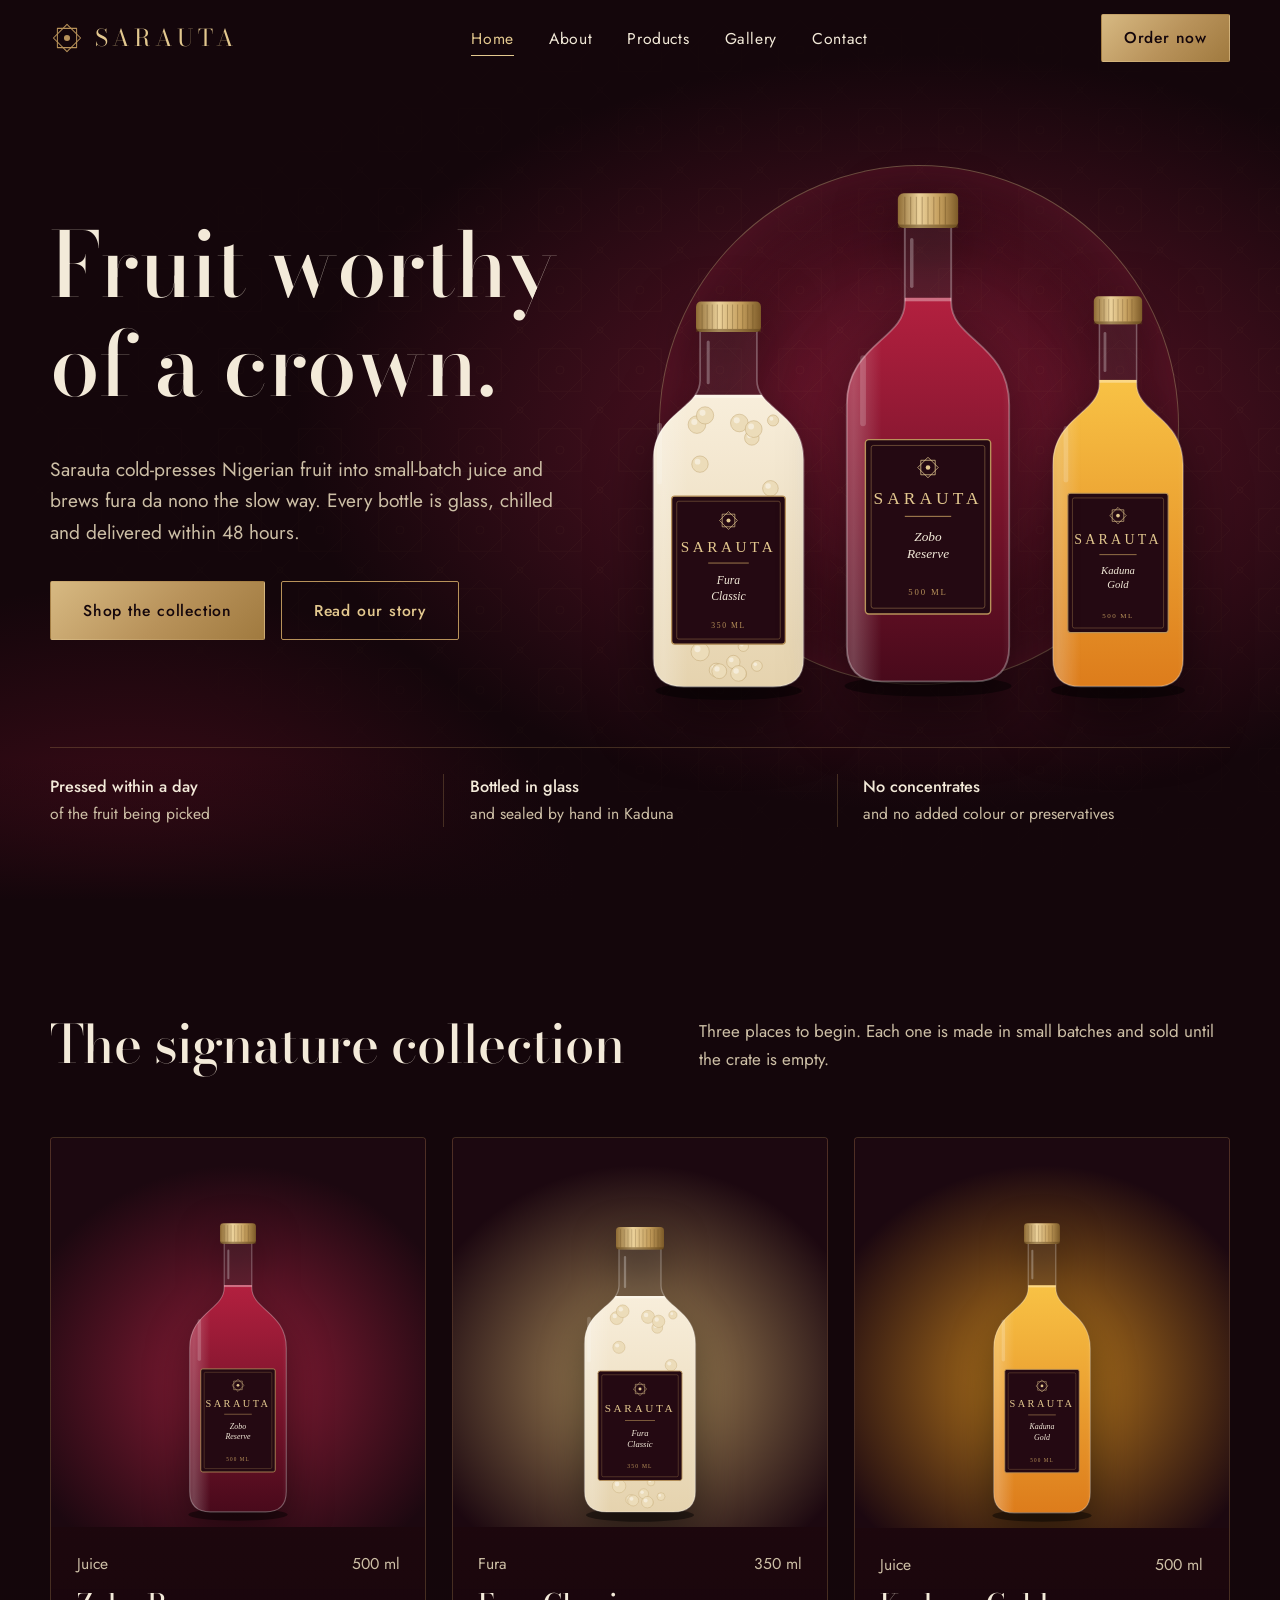
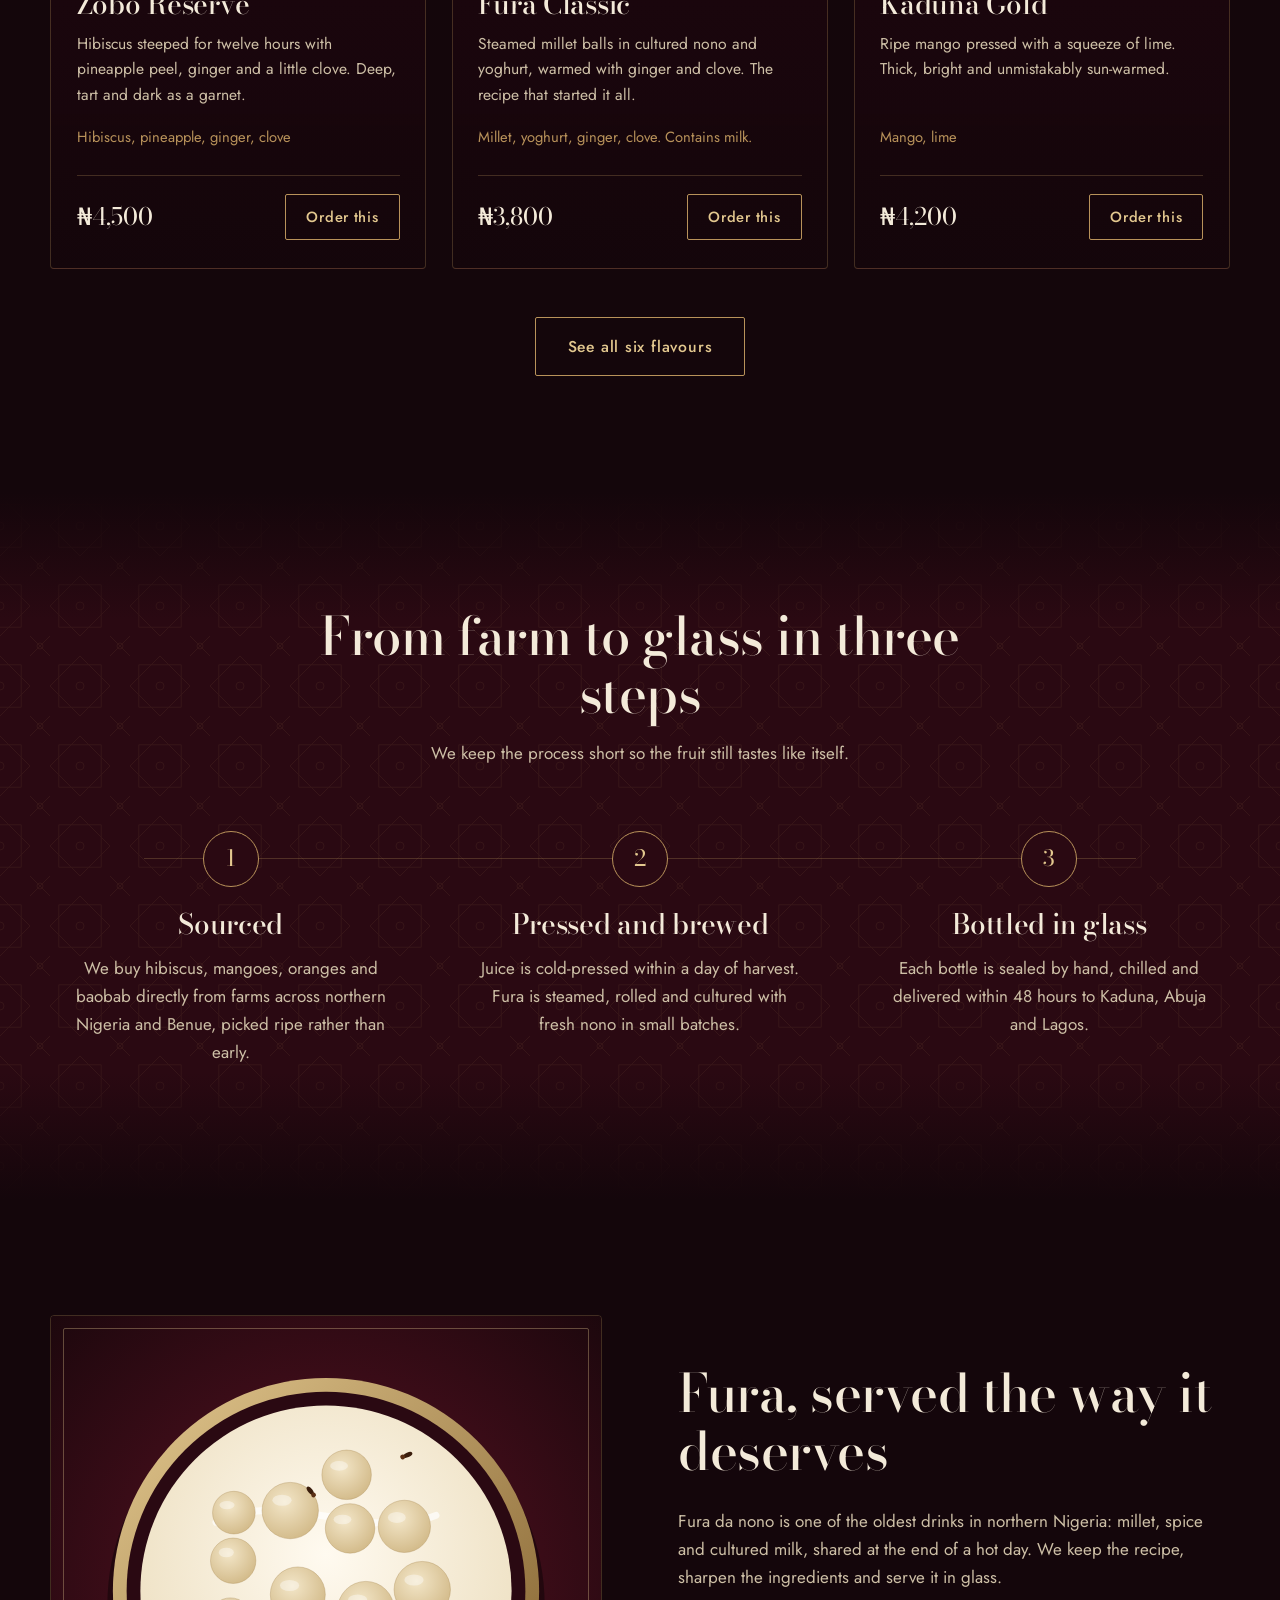
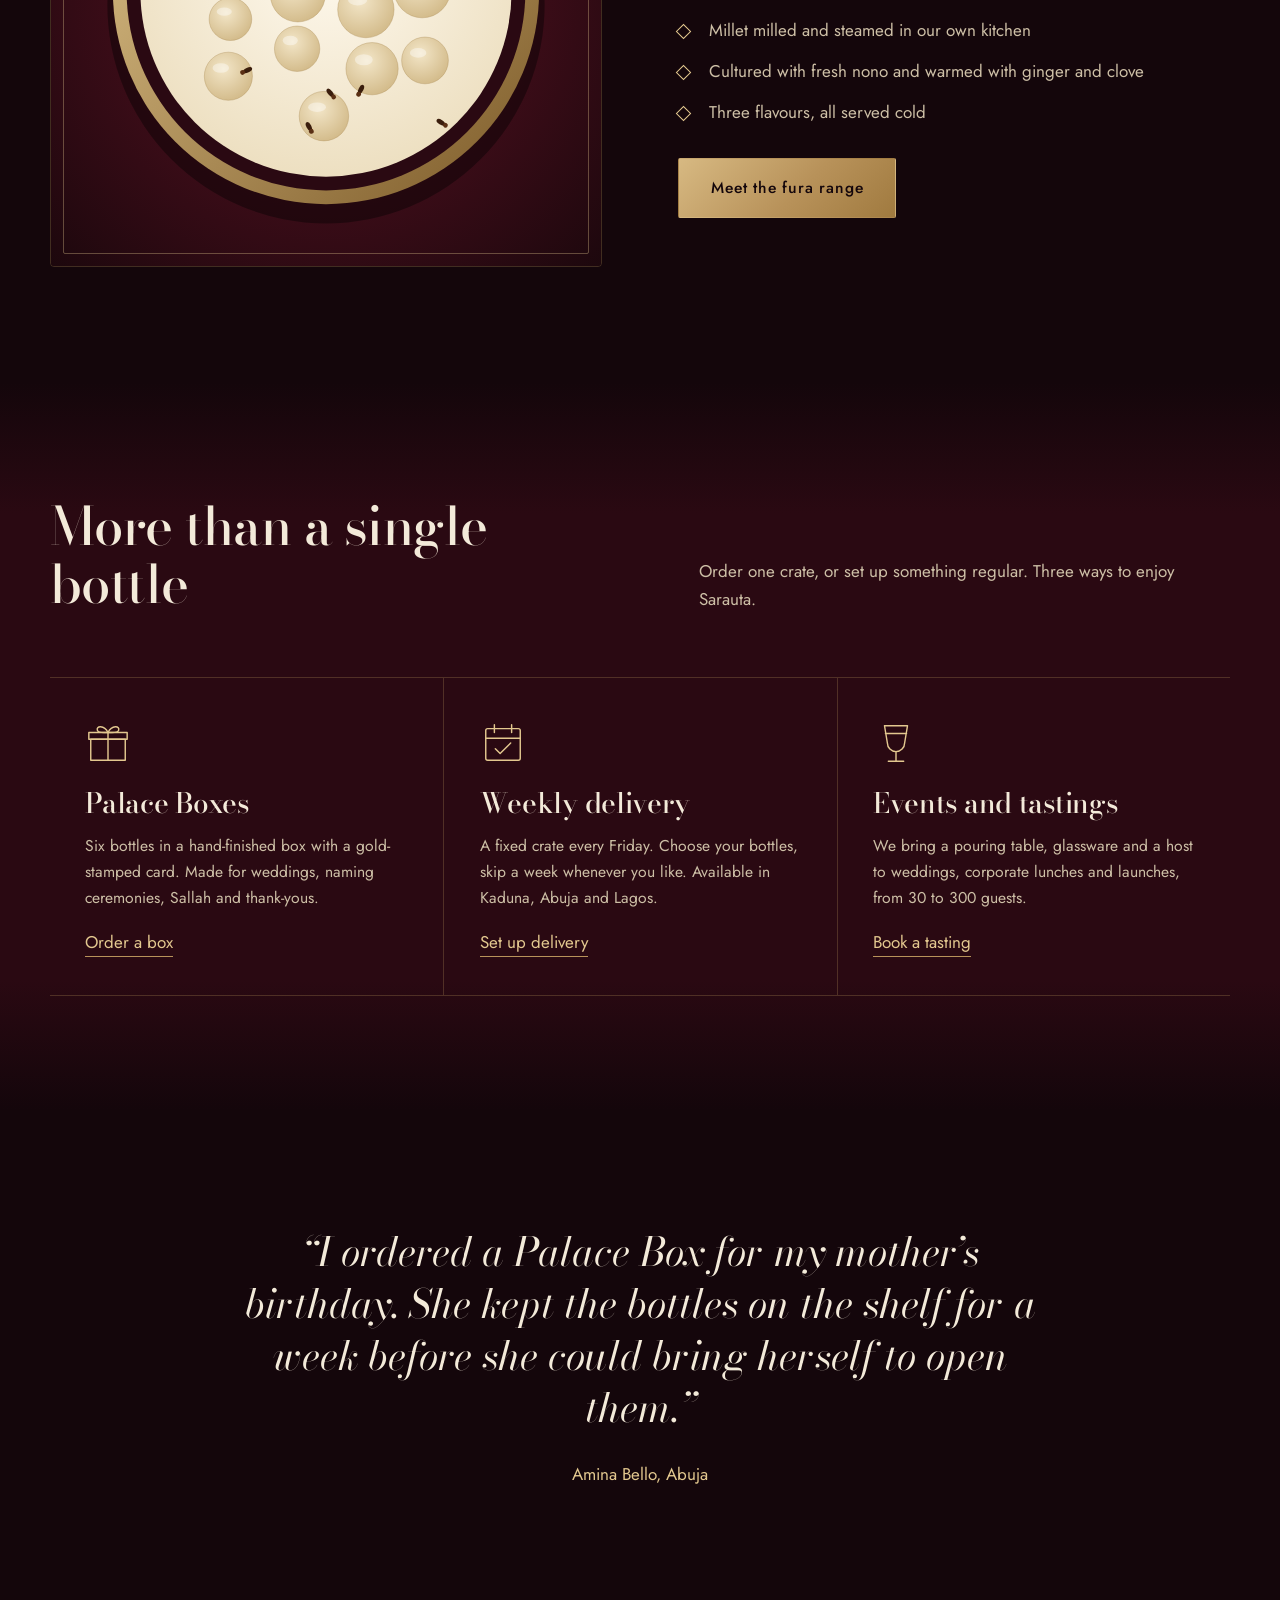
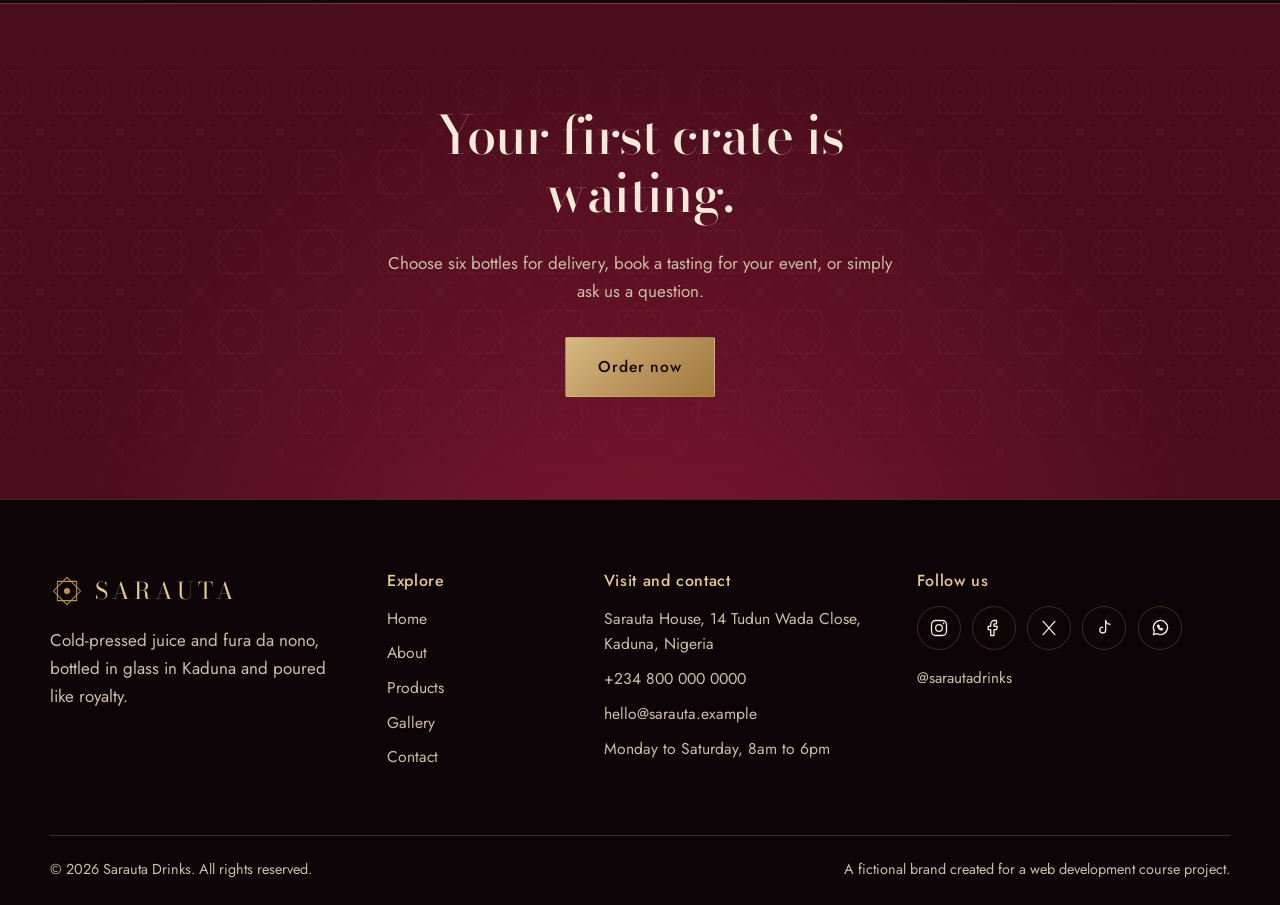
<file: index.html>
<!DOCTYPE html>
<html lang="en">
<head>
  <meta charset="utf-8">
  <meta name="viewport" content="width=device-width, initial-scale=1">
  <title>Sarauta | Cold-pressed juice and fura from Kaduna</title>
  <meta name="description" content="Sarauta cold-presses Nigerian fruit into small-batch juice and brews fura da nono in glass bottles. Delivered in Kaduna, Abuja and Lagos.">
  <meta name="theme-color" content="#14060b">
  <meta property="og:title" content="Sarauta | Cold-pressed juice and fura from Kaduna">
  <meta property="og:description" content="Sarauta cold-presses Nigerian fruit into small-batch juice and brews fura da nono in glass bottles. Delivered in Kaduna, Abuja and Lagos.">
  <meta property="og:type" content="website">
  <link rel="icon" type="image/svg+xml" href="assets/images/favicon.svg">
  <link rel="preconnect" href="https://fonts.googleapis.com">
  <link rel="preconnect" href="https://fonts.gstatic.com" crossorigin>
  <link rel="stylesheet" href="https://fonts.googleapis.com/css2?family=Bodoni+Moda:ital,opsz,wght@0,6..96,400;0,6..96,500;0,6..96,600;1,6..96,400;1,6..96,500&family=Jost:wght@400;500&display=swap">
  <link rel="stylesheet" href="style.css">
  <script>document.documentElement.classList.add("js");</script>
</head>
<body>
  <a class="skip-link" href="#main">Skip to main content</a>

  <header class="site-header">
    <div class="container header-inner">
      <a class="brand" href="index.html" aria-label="Sarauta, home">
        <img src="assets/images/logo-mark.svg" alt="" width="34" height="34">
        <span class="brand-name">SARAUTA</span>
      </a>
      <nav aria-label="Main navigation">
        <ul class="nav-links" id="site-nav">
        <li><a href="index.html" aria-current="page">Home</a></li>
        <li><a href="about.html">About</a></li>
        <li><a href="products.html">Products</a></li>
        <li><a href="gallery.html">Gallery</a></li>
        <li><a href="contact.html">Contact</a></li>
        </ul>
      </nav>
      <a class="btn btn-gold header-cta" href="contact.html">Order now</a>
      <button class="nav-toggle" type="button" aria-expanded="false" aria-controls="site-nav" aria-label="Open menu"><span></span></button>
    </div>
  </header>

  <main id="main">
    <!-- HERO: headline, description and call-to-action button -->
    <section class="hero">
      <div class="container hero-grid">
        <div class="hero-copy">
          <h1>
            <span class="line"><span>Fruit worthy</span></span>
            <span class="line"><span>of a crown.</span></span>
          </h1>
          <p class="lead">Sarauta cold-presses Nigerian fruit into small-batch juice and brews fura da nono the slow way. Every bottle is glass, chilled and delivered within 48 hours.</p>
          <div class="hero-actions">
            <a class="btn btn-gold" href="products.html">Shop the collection</a>
            <a class="btn btn-ghost" href="about.html">Read our story</a>
          </div>
        </div>
        <div class="hero-stage" aria-hidden="true">
          <img class="b1" src="assets/images/bottle-fura-classic.svg" alt="" width="200" height="440">
          <img class="b2" src="assets/images/bottle-zobo.svg" alt="" width="200" height="480">
          <img class="b3" src="assets/images/bottle-mango.svg" alt="" width="200" height="480">
        </div>
      </div>
      <ul class="container hero-facts">
        <li><strong>Pressed within a day</strong>of the fruit being picked</li>
        <li><strong>Bottled in glass</strong>and sealed by hand in Kaduna</li>
        <li><strong>No concentrates</strong>and no added colour or preservatives</li>
      </ul>
    </section>

    <!-- PRODUCTS: signature collection -->
    <section class="section">
      <div class="container">
        <div class="section-head reveal">
          <h2>The signature collection</h2>
          <p>Three places to begin. Each one is made in small batches and sold until the crate is empty.</p>
        </div>
        <div class="product-grid">
        <article class="product reveal" data-cat="juice" style="--glow: #a3213f">
          <div class="product-media">
            <img src="assets/images/bottle-zobo.svg" alt="Glass bottle of Zobo Reserve with a dark burgundy Sarauta label" width="200" height="480" loading="lazy">
          </div>
          <div class="product-body">
            <p class="product-meta"><span>Juice</span><span>500 ml</span></p>
            <h3>Zobo Reserve</h3>
            <p>Hibiscus steeped for twelve hours with pineapple peel, ginger and a little clove. Deep, tart and dark as a garnet.</p>
            <p class="product-notes">Hibiscus, pineapple, ginger, clove</p>
            <div class="product-foot">
              <span class="price">&#8358;4,500</span>
              <a class="btn btn-ghost btn-small" href="contact.html?product=Zobo%20Reserve">Order this</a>
            </div>
          </div>
        </article>
        <article class="product reveal" data-cat="fura" style="--glow: #c9a86a" data-delay="1">
          <div class="product-media">
            <img src="assets/images/bottle-fura-classic.svg" alt="Glass bottle of Fura Classic with a dark burgundy Sarauta label" width="200" height="440" loading="lazy">
          </div>
          <div class="product-body">
            <p class="product-meta"><span>Fura</span><span>350 ml</span></p>
            <h3>Fura Classic</h3>
            <p>Steamed millet balls in cultured nono and yoghurt, warmed with ginger and clove. The recipe that started it all.</p>
            <p class="product-notes">Millet, yoghurt, ginger, clove. Contains milk.</p>
            <div class="product-foot">
              <span class="price">&#8358;3,800</span>
              <a class="btn btn-ghost btn-small" href="contact.html?product=Fura%20Classic">Order this</a>
            </div>
          </div>
        </article>
        <article class="product reveal" data-cat="juice" style="--glow: #e0951f" data-delay="2">
          <div class="product-media">
            <img src="assets/images/bottle-mango.svg" alt="Glass bottle of Kaduna Gold with a dark burgundy Sarauta label" width="200" height="480" loading="lazy">
          </div>
          <div class="product-body">
            <p class="product-meta"><span>Juice</span><span>500 ml</span></p>
            <h3>Kaduna Gold</h3>
            <p>Ripe mango pressed with a squeeze of lime. Thick, bright and unmistakably sun-warmed.</p>
            <p class="product-notes">Mango, lime</p>
            <div class="product-foot">
              <span class="price">&#8358;4,200</span>
              <a class="btn btn-ghost btn-small" href="contact.html?product=Kaduna%20Gold">Order this</a>
            </div>
          </div>
        </article>
        </div>
        <div class="section-cta reveal">
          <a class="btn btn-ghost" href="products.html">See all six flavours</a>
        </div>
      </div>
    </section>

    <!-- PROCESS: a real sequence, so numbered steps make sense -->
    <section class="section section-wash pattern-bg">
      <div class="container" style="position:relative">
        <div class="section-head center reveal">
          <h2>From farm to glass in three steps</h2>
          <p>We keep the process short so the fruit still tastes like itself.</p>
        </div>
        <div class="steps">
          <div class="step reveal">
            <div class="step-num">1</div>
            <h3>Sourced</h3>
            <p>We buy hibiscus, mangoes, oranges and baobab directly from farms across northern Nigeria and Benue, picked ripe rather than early.</p>
          </div>
          <div class="step reveal" data-delay="1">
            <div class="step-num">2</div>
            <h3>Pressed and brewed</h3>
            <p>Juice is cold-pressed within a day of harvest. Fura is steamed, rolled and cultured with fresh nono in small batches.</p>
          </div>
          <div class="step reveal" data-delay="2">
            <div class="step-num">3</div>
            <h3>Bottled in glass</h3>
            <p>Each bottle is sealed by hand, chilled and delivered within 48 hours to Kaduna, Abuja and Lagos.</p>
          </div>
        </div>
      </div>
    </section>

    <!-- FURA FEATURE -->
    <section class="section">
      <div class="container split">
        <div class="split-media reveal">
          <img src="assets/images/art-fura.svg" alt="Overhead view of a bowl of fura: creamy yoghurt with pale millet balls and a few cloves" width="800" height="800" loading="lazy">
        </div>
        <div class="reveal" data-delay="1">
          <h2>Fura, served the way it deserves</h2>
          <p class="muted">Fura da nono is one of the oldest drinks in northern Nigeria: millet, spice and cultured milk, shared at the end of a hot day. We keep the recipe, sharpen the ingredients and serve it in glass.</p>
          <ul class="checks">
            <li>Millet milled and steamed in our own kitchen</li>
            <li>Cultured with fresh nono and warmed with ginger and clove</li>
            <li>Three flavours, all served cold</li>
          </ul>
          <a class="btn btn-gold" href="products.html?filter=fura">Meet the fura range</a>
        </div>
      </div>
    </section>

    <!-- SERVICES -->
    <section class="section section-wash">
      <div class="container">
        <div class="section-head reveal">
          <h2>More than a single bottle</h2>
          <p>Order one crate, or set up something regular. Three ways to enjoy Sarauta.</p>
        </div>
        <div class="services reveal">
          <article class="service">
            <svg class="service-icon" viewBox="0 0 48 48" fill="none" stroke="currentColor" stroke-width="1.5" stroke-linecap="round" stroke-linejoin="round" aria-hidden="true"><rect x="6" y="20" width="36" height="22"/><rect x="4" y="13" width="40" height="7"/><path d="M24 13v29M24 13c-4-8-13-7-11-2 1 3 7 2 11 2zM24 13c4-8 13-7 11-2-1 3-7 2-11 2z"/></svg>
            <h3>Palace Boxes</h3>
            <p>Six bottles in a hand-finished box with a gold-stamped card. Made for weddings, naming ceremonies, Sallah and thank-yous.</p>
            <a class="text-link" href="contact.html?topic=Palace%20Box%20%28gifting%29">Order a box</a>
          </article>
          <article class="service">
            <svg class="service-icon" viewBox="0 0 48 48" fill="none" stroke="currentColor" stroke-width="1.5" stroke-linecap="round" stroke-linejoin="round" aria-hidden="true"><rect x="6" y="9" width="36" height="33" rx="2"/><path d="M6 19h36M15 5v8M33 5v8M16 30l5 5 11-11"/></svg>
            <h3>Weekly delivery</h3>
            <p>A fixed crate every Friday. Choose your bottles, skip a week whenever you like. Available in Kaduna, Abuja and Lagos.</p>
            <a class="text-link" href="contact.html?topic=Weekly%20delivery">Set up delivery</a>
          </article>
          <article class="service">
            <svg class="service-icon" viewBox="0 0 48 48" fill="none" stroke="currentColor" stroke-width="1.5" stroke-linecap="round" stroke-linejoin="round" aria-hidden="true"><path d="M12 6h24l-3 18a9 9 0 0 1-18 0L12 6zM24 33v10M16 43h16M13 14h22"/></svg>
            <h3>Events and tastings</h3>
            <p>We bring a pouring table, glassware and a host to weddings, corporate lunches and launches, from 30 to 300 guests.</p>
            <a class="text-link" href="contact.html?topic=Events%20and%20tastings">Book a tasting</a>
          </article>
        </div>
      </div>
    </section>

    <!-- QUOTE -->
    <section class="section">
      <div class="container quote reveal">
        <blockquote>&ldquo;I ordered a Palace Box for my mother&rsquo;s birthday. She kept the bottles on the shelf for a week before she could bring herself to open them.&rdquo;</blockquote>
        <cite>Amina Bello, Abuja</cite>
      </div>
    </section>

    <section class="cta-band pattern-bg">
      <div class="container reveal">
        <h2>Your first crate is waiting.</h2>
        <p>Choose six bottles for delivery, book a tasting for your event, or simply ask us a question.</p>
        <a class="btn btn-gold" href="contact.html">Order now</a>
      </div>
    </section>

  </main>

  <footer class="site-footer">
    <div class="container">
      <div class="footer-grid">
        <div class="footer-brand">
          <a class="brand" href="index.html" aria-label="Sarauta, home">
            <img src="assets/images/logo-mark.svg" alt="" width="34" height="34">
            <span class="brand-name">SARAUTA</span>
          </a>
          <p>Cold-pressed juice and fura da nono, bottled in glass in Kaduna and poured like royalty.</p>
        </div>
        <div>
          <h4>Explore</h4>
          <ul>
          <li><a href="index.html">Home</a></li>
          <li><a href="about.html">About</a></li>
          <li><a href="products.html">Products</a></li>
          <li><a href="gallery.html">Gallery</a></li>
          <li><a href="contact.html">Contact</a></li>
          </ul>
        </div>
        <div>
          <h4>Visit and contact</h4>
          <ul>
            <li>Sarauta House, 14 Tudun Wada Close,<br>Kaduna, Nigeria</li>
            <li>+234 800 000 0000</li>
            <li>hello@sarauta.example</li>
            <li>Monday to Saturday, 8am to 6pm</li>
          </ul>
        </div>
        <div>
          <h4>Follow us</h4>
          <div class="social">
            <a href="https://instagram.com" target="_blank" rel="noopener" aria-label="Sarauta on Instagram"><svg viewBox="0 0 24 24" fill="none" stroke="currentColor" stroke-width="1.6" stroke-linecap="round" stroke-linejoin="round" aria-hidden="true"><rect x="3" y="3" width="18" height="18" rx="5"/><circle cx="12" cy="12" r="4"/><circle cx="17.5" cy="6.5" r="1" fill="currentColor" stroke="none"/></svg></a>
            <a href="https://facebook.com" target="_blank" rel="noopener" aria-label="Sarauta on Facebook"><svg viewBox="0 0 24 24" fill="none" stroke="currentColor" stroke-width="1.6" stroke-linecap="round" stroke-linejoin="round" aria-hidden="true"><path d="M15 3h-2.5A4.5 4.5 0 0 0 8 7.5V10H5v4h3v7h4v-7h3l1-4h-4V7.5c0-.3.2-.5.5-.5H15z"/></svg></a>
            <a href="https://x.com" target="_blank" rel="noopener" aria-label="Sarauta on X"><svg viewBox="0 0 24 24" fill="none" stroke="currentColor" stroke-width="1.6" stroke-linecap="round" stroke-linejoin="round" aria-hidden="true"><path d="M5 4l14 16M19 4L5 20"/></svg></a>
            <a href="https://tiktok.com" target="_blank" rel="noopener" aria-label="Sarauta on TikTok"><svg viewBox="0 0 24 24" fill="none" stroke="currentColor" stroke-width="1.6" stroke-linecap="round" stroke-linejoin="round" aria-hidden="true"><path d="M14 3v11.5a3.5 3.5 0 1 1-3.5-3.5"/><path d="M14 3c.4 2.6 2 4.2 5 4.5"/></svg></a>
            <a href="https://wa.me/" target="_blank" rel="noopener" aria-label="Sarauta on WhatsApp"><svg viewBox="0 0 24 24" fill="none" stroke="currentColor" stroke-width="1.6" stroke-linecap="round" stroke-linejoin="round" aria-hidden="true"><path d="M4 20l1.3-4.2A8.5 8.5 0 1 1 8.4 18.8L4 20z"/><path d="M9 9c.5 2.5 2.5 4.5 5 5.5l1.2-1.2-1.8-1-.8.7c-.9-.4-1.6-1.1-2-2l.7-.8-1-1.8L9 9z"/></svg></a>
          </div>
          <p class="handle">@sarautadrinks</p>
        </div>
      </div>
      <div class="footer-bottom">
        <span>&copy; <span id="year">2026</span> Sarauta Drinks. All rights reserved.</span>
        <span>A fictional brand created for a web development course project.</span>
      </div>
    </div>
  </footer>
<!-- AI Support Chat Widget -->
<script>
  (function() {
    var script = document.createElement('script');
    script.src = 'https://amina.saypeace.ng/widget/widget.min.js';
    script.onload = function() {
      new AISupportWidget({
        agentId: 'e42cabb3-314d-4e99-8884-211f9abad0fe',
        apiUrl: 'https://amina-backend.saypeace.ng',
        wsUrl: 'wss://amina-backend.saypeace.ng',
        agentName: "Maymunah",
        position: 'bottom-right',
        primaryColor: '#2B3FE0',
        welcomeMessage: 'Hello! How can I help you today?',
        theme: 'light',
        showAvatar: true
      });
    };
    document.head.appendChild(script);
  })();
</script>
<!-- End AI Support Chat Widget -->
  <script src="script.js"></script>
</body>
</html>
</file>
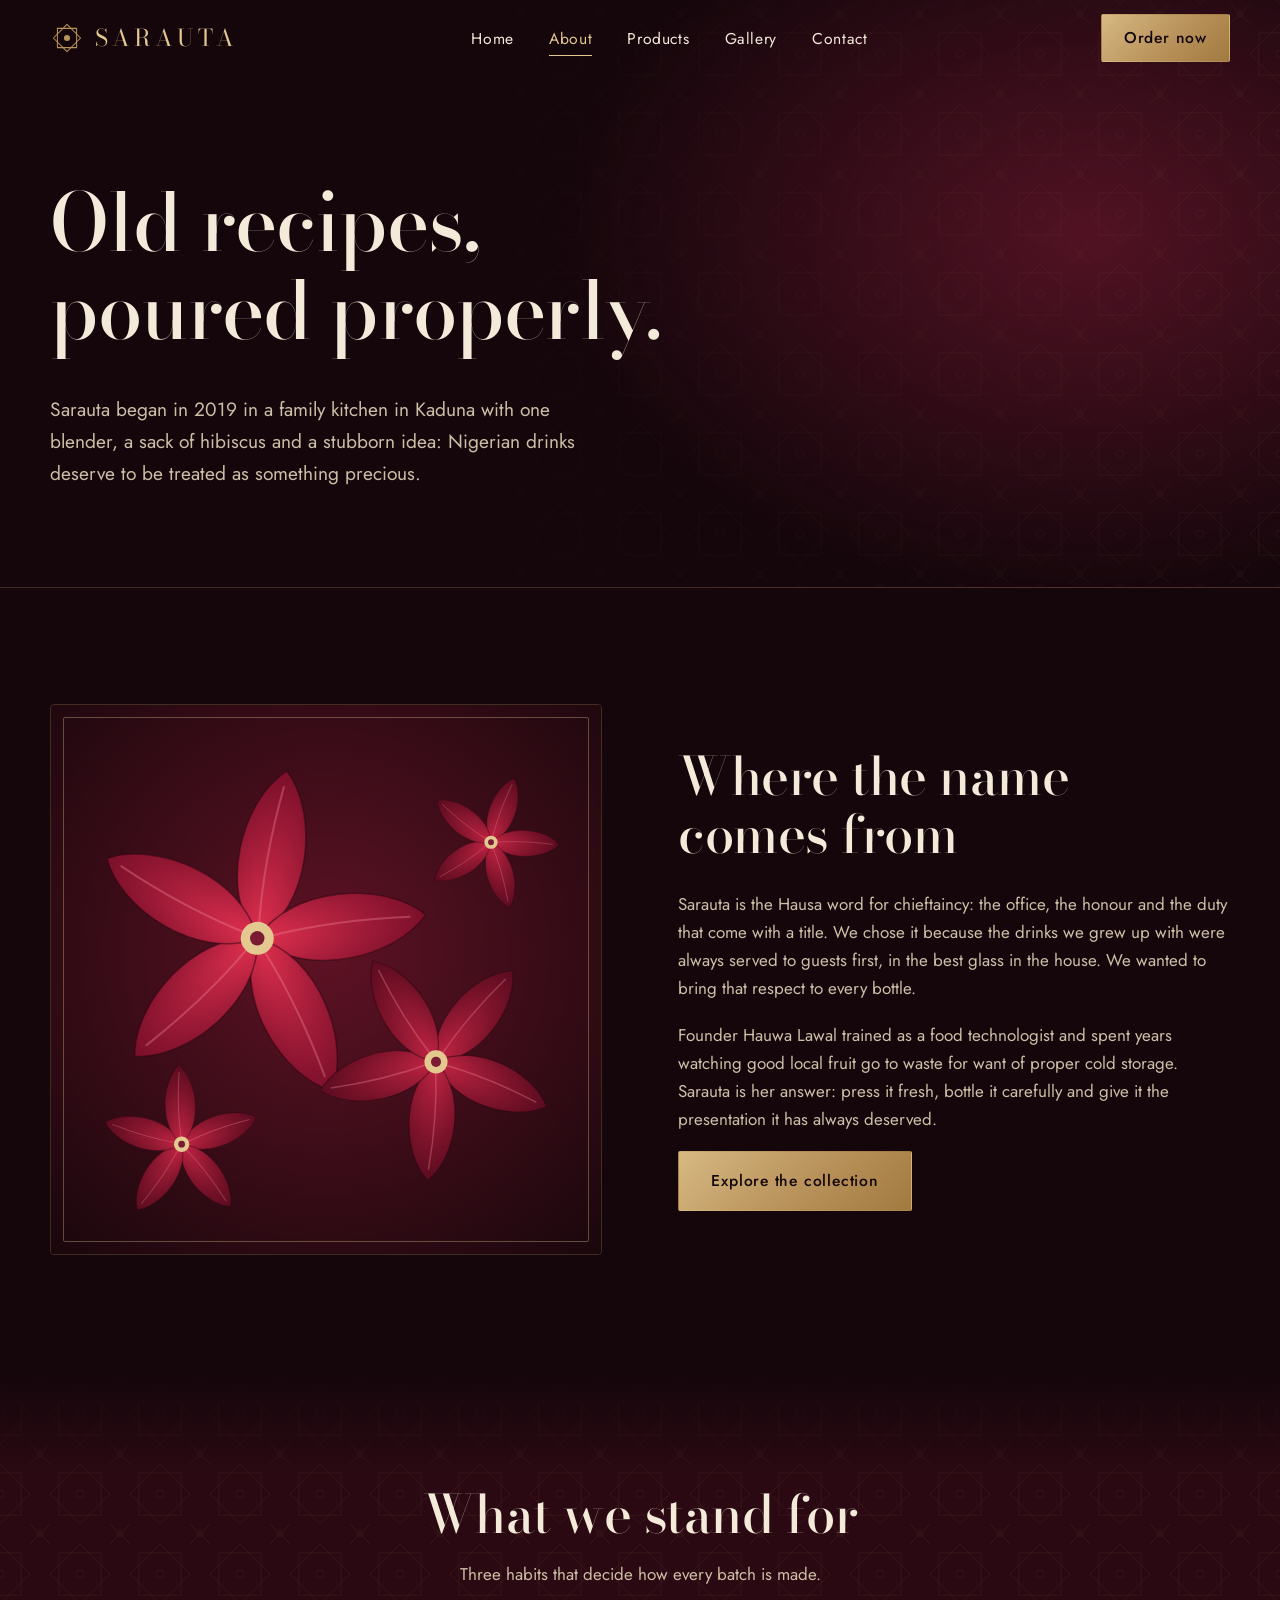
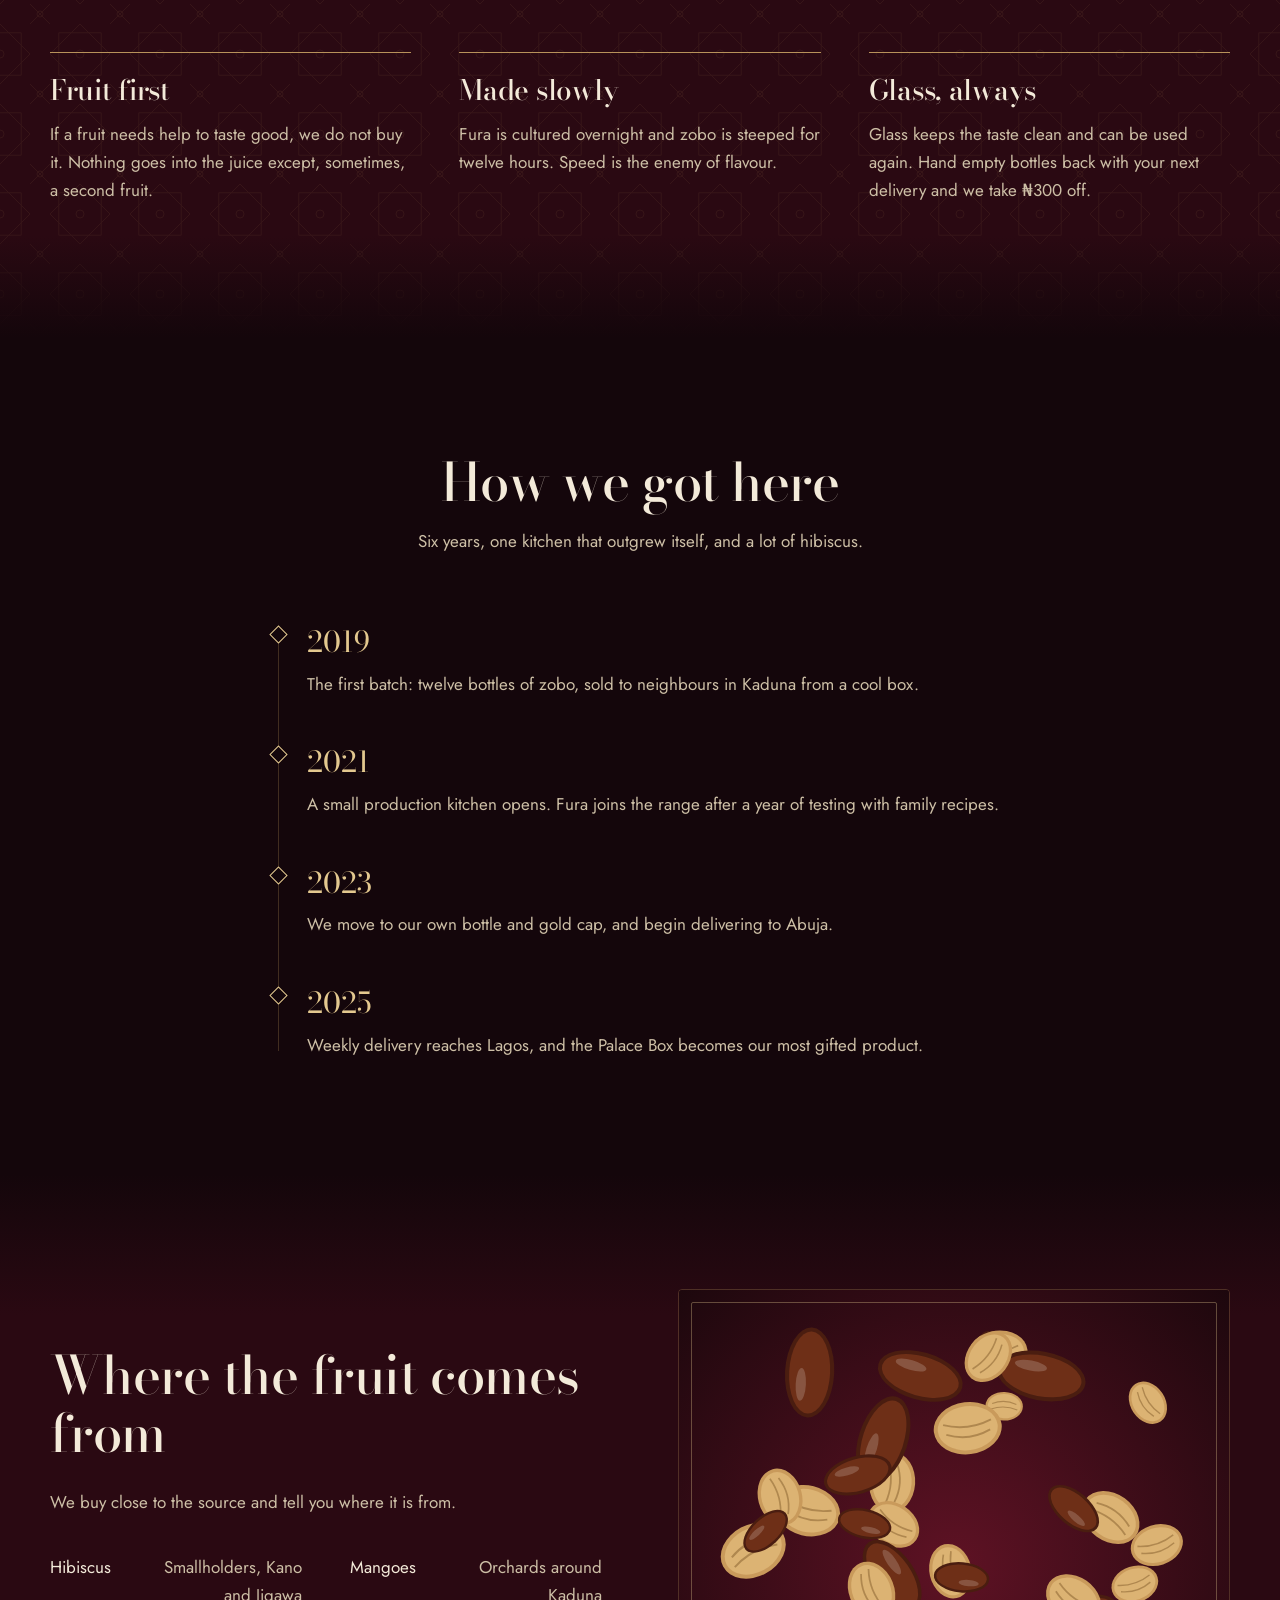
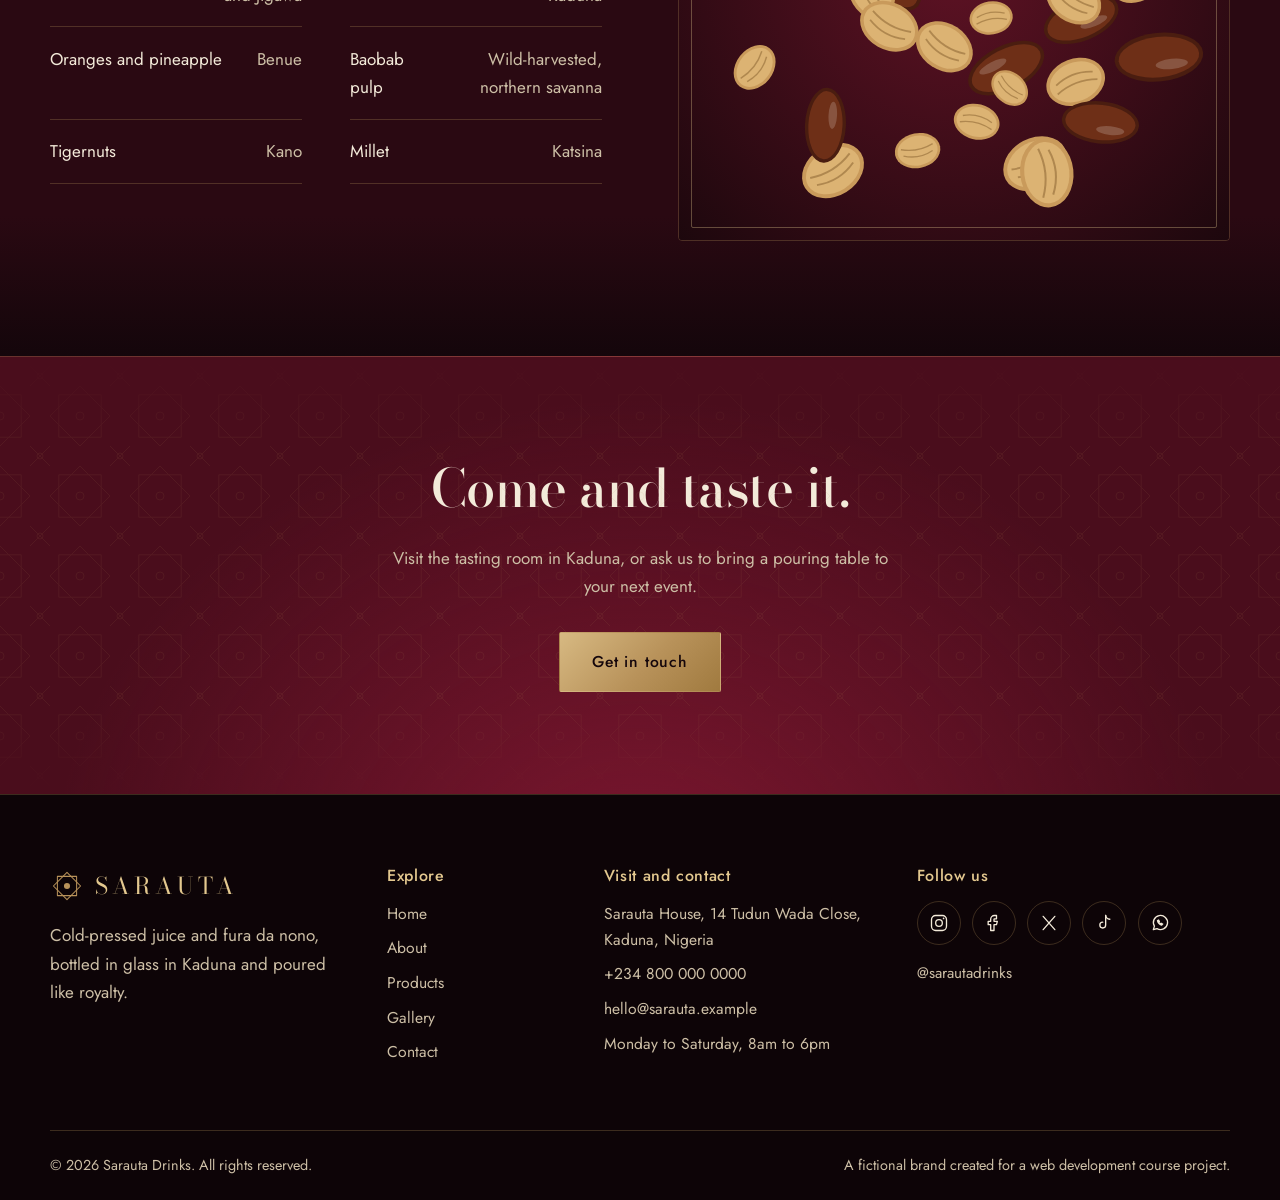
<file: about.html>
<!DOCTYPE html>
<html lang="en">
<head>
  <meta charset="utf-8">
  <meta name="viewport" content="width=device-width, initial-scale=1">
  <title>About | Sarauta</title>
  <meta name="description" content="The story of Sarauta: a Kaduna family kitchen that turned Nigerian fruit and fura into premium glass-bottled drinks.">
  <meta name="theme-color" content="#14060b">
  <meta property="og:title" content="About | Sarauta">
  <meta property="og:description" content="The story of Sarauta: a Kaduna family kitchen that turned Nigerian fruit and fura into premium glass-bottled drinks.">
  <meta property="og:type" content="website">
  <link rel="icon" type="image/svg+xml" href="assets/images/favicon.svg">
  <link rel="preconnect" href="https://fonts.googleapis.com">
  <link rel="preconnect" href="https://fonts.gstatic.com" crossorigin>
  <link rel="stylesheet" href="https://fonts.googleapis.com/css2?family=Bodoni+Moda:ital,opsz,wght@0,6..96,400;0,6..96,500;0,6..96,600;1,6..96,400;1,6..96,500&family=Jost:wght@400;500&display=swap">
  <link rel="stylesheet" href="style.css">
  <script>document.documentElement.classList.add("js");</script>
</head>
<body>
  <a class="skip-link" href="#main">Skip to main content</a>

  <header class="site-header">
    <div class="container header-inner">
      <a class="brand" href="index.html" aria-label="Sarauta, home">
        <img src="assets/images/logo-mark.svg" alt="" width="34" height="34">
        <span class="brand-name">SARAUTA</span>
      </a>
      <nav aria-label="Main navigation">
        <ul class="nav-links" id="site-nav">
        <li><a href="index.html">Home</a></li>
        <li><a href="about.html" aria-current="page">About</a></li>
        <li><a href="products.html">Products</a></li>
        <li><a href="gallery.html">Gallery</a></li>
        <li><a href="contact.html">Contact</a></li>
        </ul>
      </nav>
      <a class="btn btn-gold header-cta" href="contact.html">Order now</a>
      <button class="nav-toggle" type="button" aria-expanded="false" aria-controls="site-nav" aria-label="Open menu"><span></span></button>
    </div>
  </header>

  <main id="main">

    <section class="page-hero">
      <div class="container">
        <h1>Old recipes, poured properly.</h1>
        <p class="lead">Sarauta began in 2019 in a family kitchen in Kaduna with one blender, a sack of hibiscus and a stubborn idea: Nigerian drinks deserve to be treated as something precious.</p>
      </div>
    </section>

    <section class="section">
      <div class="container split">
        <div class="split-media reveal">
          <img src="assets/images/art-hibiscus.svg" alt="Illustration of dried hibiscus blooms in deep red on a burgundy background" width="800" height="800">
        </div>
        <div class="reveal" data-delay="1">
          <h2>Where the name comes from</h2>
          <p class="muted">Sarauta is the Hausa word for chieftaincy: the office, the honour and the duty that come with a title. We chose it because the drinks we grew up with were always served to guests first, in the best glass in the house. We wanted to bring that respect to every bottle.</p>
          <p class="muted">Founder Hauwa Lawal trained as a food technologist and spent years watching good local fruit go to waste for want of proper cold storage. Sarauta is her answer: press it fresh, bottle it carefully and give it the presentation it has always deserved.</p>
          <a class="btn btn-gold" href="products.html">Explore the collection</a>
        </div>
      </div>
    </section>

    <section class="section section-wash pattern-bg">
      <div class="container" style="position:relative">
        <div class="section-head center reveal">
          <h2>What we stand for</h2>
          <p>Three habits that decide how every batch is made.</p>
        </div>
        <div class="values">
          <div class="value reveal">
            <h3>Fruit first</h3>
            <p>If a fruit needs help to taste good, we do not buy it. Nothing goes into the juice except, sometimes, a second fruit.</p>
          </div>
          <div class="value reveal" data-delay="1">
            <h3>Made slowly</h3>
            <p>Fura is cultured overnight and zobo is steeped for twelve hours. Speed is the enemy of flavour.</p>
          </div>
          <div class="value reveal" data-delay="2">
            <h3>Glass, always</h3>
            <p>Glass keeps the taste clean and can be used again. Hand empty bottles back with your next delivery and we take &#8358;300 off.</p>
          </div>
        </div>
      </div>
    </section>

    <section class="section">
      <div class="container">
        <div class="section-head center reveal">
          <h2>How we got here</h2>
          <p>Six years, one kitchen that outgrew itself, and a lot of hibiscus.</p>
        </div>
        <div class="timeline">
          <div class="timeline-item reveal">
            <p class="timeline-year">2019</p>
            <p>The first batch: twelve bottles of zobo, sold to neighbours in Kaduna from a cool box.</p>
          </div>
          <div class="timeline-item reveal">
            <p class="timeline-year">2021</p>
            <p>A small production kitchen opens. Fura joins the range after a year of testing with family recipes.</p>
          </div>
          <div class="timeline-item reveal">
            <p class="timeline-year">2023</p>
            <p>We move to our own bottle and gold cap, and begin delivering to Abuja.</p>
          </div>
          <div class="timeline-item reveal">
            <p class="timeline-year">2025</p>
            <p>Weekly delivery reaches Lagos, and the Palace Box becomes our most gifted product.</p>
          </div>
        </div>
      </div>
    </section>

    <section class="section section-wash">
      <div class="container split flip">
        <div class="split-media reveal">
          <img src="assets/images/art-tigernut.svg" alt="Illustration of tigernuts and dates scattered on a burgundy background" width="800" height="800" loading="lazy">
        </div>
        <div class="reveal" data-delay="1">
          <h2>Where the fruit comes from</h2>
          <p class="muted">We buy close to the source and tell you where it is from.</p>
          <ul class="sourcing">
            <li><span>Hibiscus</span><span>Smallholders, Kano and Jigawa</span></li>
            <li><span>Mangoes</span><span>Orchards around Kaduna</span></li>
            <li><span>Oranges and pineapple</span><span>Benue</span></li>
            <li><span>Baobab pulp</span><span>Wild-harvested, northern savanna</span></li>
            <li><span>Tigernuts</span><span>Kano</span></li>
            <li><span>Millet</span><span>Katsina</span></li>
          </ul>
        </div>
      </div>
    </section>

    <section class="cta-band pattern-bg">
      <div class="container reveal">
        <h2>Come and taste it.</h2>
        <p>Visit the tasting room in Kaduna, or ask us to bring a pouring table to your next event.</p>
        <a class="btn btn-gold" href="contact.html">Get in touch</a>
      </div>
    </section>

  </main>

  <footer class="site-footer">
    <div class="container">
      <div class="footer-grid">
        <div class="footer-brand">
          <a class="brand" href="index.html" aria-label="Sarauta, home">
            <img src="assets/images/logo-mark.svg" alt="" width="34" height="34">
            <span class="brand-name">SARAUTA</span>
          </a>
          <p>Cold-pressed juice and fura da nono, bottled in glass in Kaduna and poured like royalty.</p>
        </div>
        <div>
          <h4>Explore</h4>
          <ul>
          <li><a href="index.html">Home</a></li>
          <li><a href="about.html">About</a></li>
          <li><a href="products.html">Products</a></li>
          <li><a href="gallery.html">Gallery</a></li>
          <li><a href="contact.html">Contact</a></li>
          </ul>
        </div>
        <div>
          <h4>Visit and contact</h4>
          <ul>
            <li>Sarauta House, 14 Tudun Wada Close,<br>Kaduna, Nigeria</li>
            <li>+234 800 000 0000</li>
            <li>hello@sarauta.example</li>
            <li>Monday to Saturday, 8am to 6pm</li>
          </ul>
        </div>
        <div>
          <h4>Follow us</h4>
          <div class="social">
            <a href="https://instagram.com" target="_blank" rel="noopener" aria-label="Sarauta on Instagram"><svg viewBox="0 0 24 24" fill="none" stroke="currentColor" stroke-width="1.6" stroke-linecap="round" stroke-linejoin="round" aria-hidden="true"><rect x="3" y="3" width="18" height="18" rx="5"/><circle cx="12" cy="12" r="4"/><circle cx="17.5" cy="6.5" r="1" fill="currentColor" stroke="none"/></svg></a>
            <a href="https://facebook.com" target="_blank" rel="noopener" aria-label="Sarauta on Facebook"><svg viewBox="0 0 24 24" fill="none" stroke="currentColor" stroke-width="1.6" stroke-linecap="round" stroke-linejoin="round" aria-hidden="true"><path d="M15 3h-2.5A4.5 4.5 0 0 0 8 7.5V10H5v4h3v7h4v-7h3l1-4h-4V7.5c0-.3.2-.5.5-.5H15z"/></svg></a>
            <a href="https://x.com" target="_blank" rel="noopener" aria-label="Sarauta on X"><svg viewBox="0 0 24 24" fill="none" stroke="currentColor" stroke-width="1.6" stroke-linecap="round" stroke-linejoin="round" aria-hidden="true"><path d="M5 4l14 16M19 4L5 20"/></svg></a>
            <a href="https://tiktok.com" target="_blank" rel="noopener" aria-label="Sarauta on TikTok"><svg viewBox="0 0 24 24" fill="none" stroke="currentColor" stroke-width="1.6" stroke-linecap="round" stroke-linejoin="round" aria-hidden="true"><path d="M14 3v11.5a3.5 3.5 0 1 1-3.5-3.5"/><path d="M14 3c.4 2.6 2 4.2 5 4.5"/></svg></a>
            <a href="https://wa.me/" target="_blank" rel="noopener" aria-label="Sarauta on WhatsApp"><svg viewBox="0 0 24 24" fill="none" stroke="currentColor" stroke-width="1.6" stroke-linecap="round" stroke-linejoin="round" aria-hidden="true"><path d="M4 20l1.3-4.2A8.5 8.5 0 1 1 8.4 18.8L4 20z"/><path d="M9 9c.5 2.5 2.5 4.5 5 5.5l1.2-1.2-1.8-1-.8.7c-.9-.4-1.6-1.1-2-2l.7-.8-1-1.8L9 9z"/></svg></a>
          </div>
          <p class="handle">@sarautadrinks</p>
        </div>
      </div>
      <div class="footer-bottom">
        <span>&copy; <span id="year">2026</span> Sarauta Drinks. All rights reserved.</span>
        <span>A fictional brand created for a web development course project.</span>
      </div>
    </div>
  </footer>

  <script src="script.js"></script>
</body>
</html>
</file>
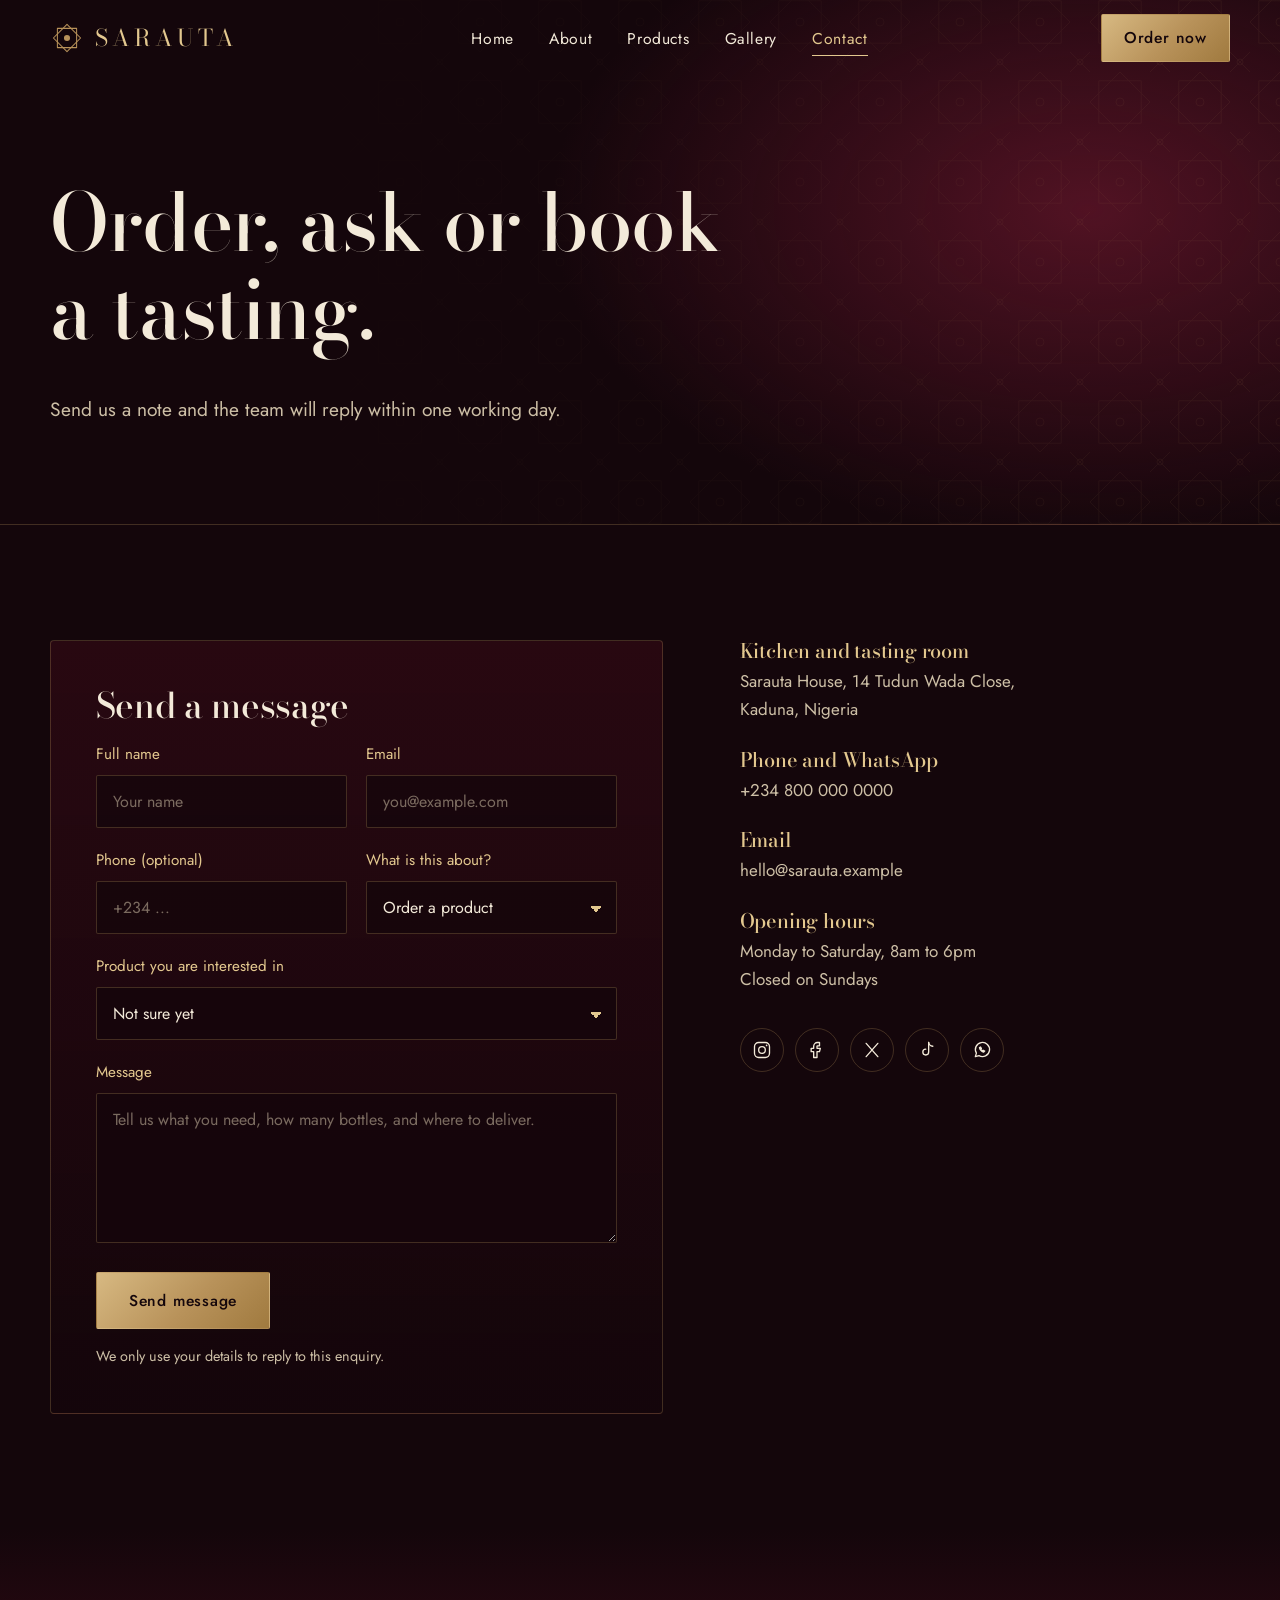
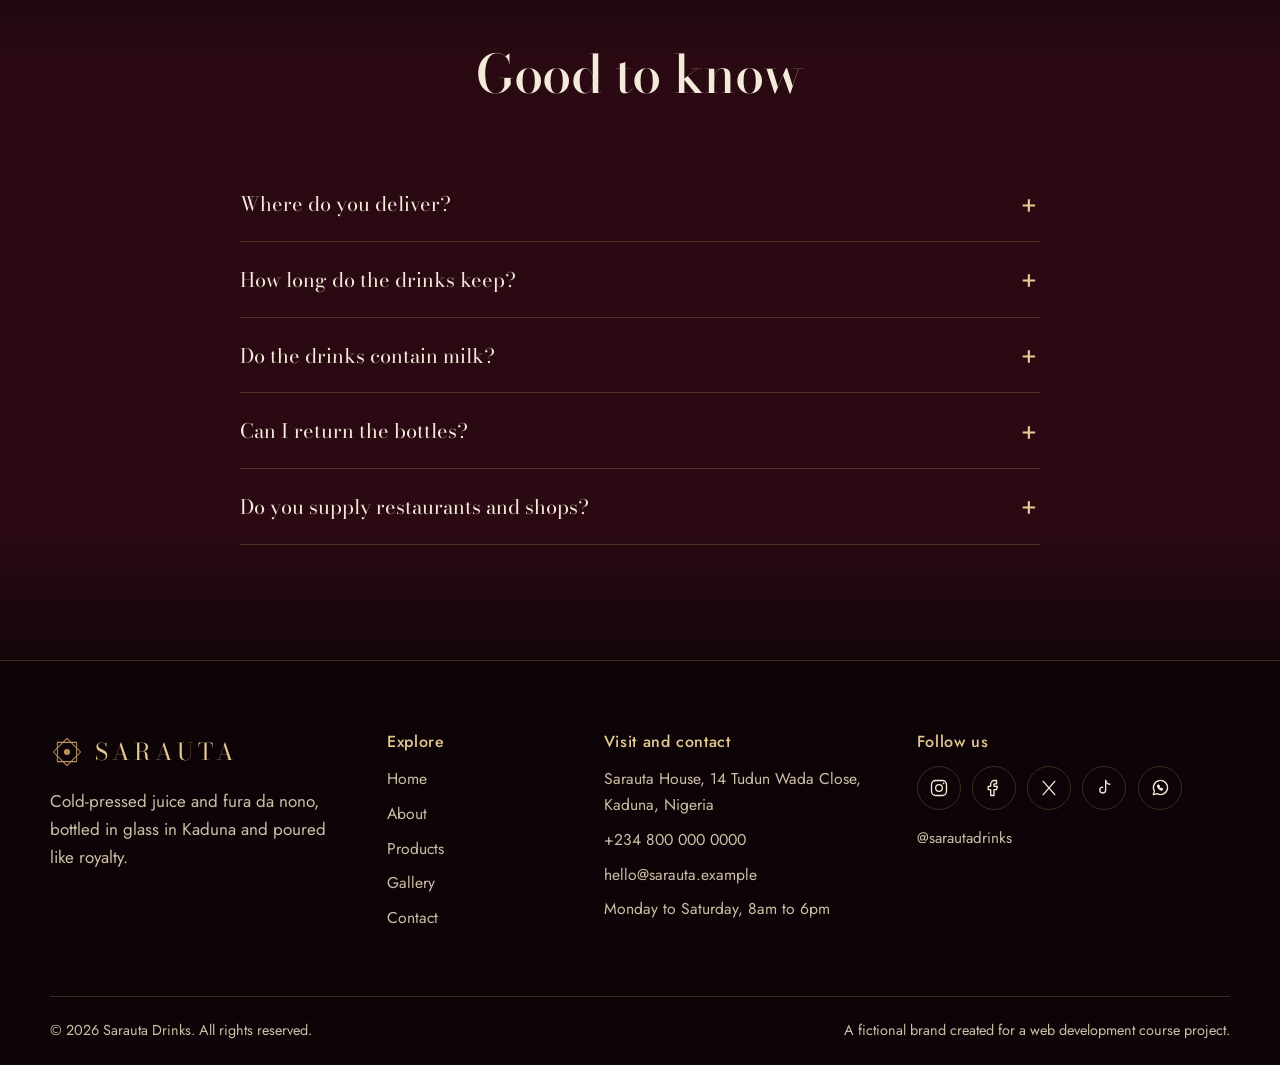
<file: contact.html>
<!DOCTYPE html>
<html lang="en">
<head>
  <meta charset="utf-8">
  <meta name="viewport" content="width=device-width, initial-scale=1">
  <title>Contact | Sarauta</title>
  <meta name="description" content="Order Sarauta juice and fura, ask a question or book a tasting. Kitchen and tasting room in Kaduna, Nigeria.">
  <meta name="theme-color" content="#14060b">
  <meta property="og:title" content="Contact | Sarauta">
  <meta property="og:description" content="Order Sarauta juice and fura, ask a question or book a tasting. Kitchen and tasting room in Kaduna, Nigeria.">
  <meta property="og:type" content="website">
  <link rel="icon" type="image/svg+xml" href="assets/images/favicon.svg">
  <link rel="preconnect" href="https://fonts.googleapis.com">
  <link rel="preconnect" href="https://fonts.gstatic.com" crossorigin>
  <link rel="stylesheet" href="https://fonts.googleapis.com/css2?family=Bodoni+Moda:ital,opsz,wght@0,6..96,400;0,6..96,500;0,6..96,600;1,6..96,400;1,6..96,500&family=Jost:wght@400;500&display=swap">
  <link rel="stylesheet" href="style.css">
  <script>document.documentElement.classList.add("js");</script>
</head>
<body>
  <a class="skip-link" href="#main">Skip to main content</a>

  <header class="site-header">
    <div class="container header-inner">
      <a class="brand" href="index.html" aria-label="Sarauta, home">
        <img src="assets/images/logo-mark.svg" alt="" width="34" height="34">
        <span class="brand-name">SARAUTA</span>
      </a>
      <nav aria-label="Main navigation">
        <ul class="nav-links" id="site-nav">
        <li><a href="index.html">Home</a></li>
        <li><a href="about.html">About</a></li>
        <li><a href="products.html">Products</a></li>
        <li><a href="gallery.html">Gallery</a></li>
        <li><a href="contact.html" aria-current="page">Contact</a></li>
        </ul>
      </nav>
      <a class="btn btn-gold header-cta" href="contact.html">Order now</a>
      <button class="nav-toggle" type="button" aria-expanded="false" aria-controls="site-nav" aria-label="Open menu"><span></span></button>
    </div>
  </header>

  <main id="main">

    <section class="page-hero">
      <div class="container">
        <h1>Order, ask or book a tasting.</h1>
        <p class="lead">Send us a note and the team will reply within one working day.</p>
      </div>
    </section>

    <section class="section">
      <div class="container contact-grid">
        <!-- CONTACT FORM (front-end only: script.js shows a confirmation and sends nothing) -->
        <div class="form-card reveal">
          <h2 style="font-size:clamp(1.7rem,3vw,2.2rem)">Send a message</h2>
          <form id="contact-form" novalidate>
            <div class="form-row">
              <div class="field">
                <label for="name">Full name</label>
                <input type="text" id="name" name="name" autocomplete="name" placeholder="Your name" required>
              </div>
              <div class="field">
                <label for="email">Email</label>
                <input type="email" id="email" name="email" autocomplete="email" placeholder="you@example.com" required>
              </div>
            </div>
            <div class="form-row">
              <div class="field">
                <label for="phone">Phone (optional)</label>
                <input type="tel" id="phone" name="phone" autocomplete="tel" placeholder="+234 ...">
              </div>
              <div class="field">
                <label for="topic">What is this about?</label>
                <select id="topic" name="topic">
              <option>Order a product</option>
              <option>Palace Box (gifting)</option>
              <option>Weekly delivery</option>
              <option>Events and tastings</option>
              <option>Wholesale</option>
              <option>Something else</option>
                </select>
              </div>
            </div>
            <div class="field">
              <label for="product">Product you are interested in</label>
              <select id="product" name="product">
              <option>Not sure yet</option>
              <option>Zobo Reserve</option>
              <option>Kaduna Gold</option>
              <option>Baobab Sunrise</option>
              <option>Fura Classic</option>
              <option>Fura &amp; Mango</option>
              <option>Tigernut &amp; Date Fura</option>
              </select>
            </div>
            <div class="field">
              <label for="message">Message</label>
              <textarea id="message" name="message" placeholder="Tell us what you need, how many bottles, and where to deliver." required></textarea>
            </div>
            <button class="btn btn-gold" type="submit">Send message</button>
            <p class="form-note">We only use your details to reply to this enquiry.</p>
            <div class="form-status" id="form-status" role="status" aria-live="polite" tabindex="-1"></div>
          </form>
        </div>

        <aside class="reveal" data-delay="1">
          <div class="info-list">
            <div>
              <h3>Kitchen and tasting room</h3>
              <p>Sarauta House, 14 Tudun Wada Close,<br>Kaduna, Nigeria</p>
            </div>
            <div>
              <h3>Phone and WhatsApp</h3>
              <p>+234 800 000 0000</p>
            </div>
            <div>
              <h3>Email</h3>
              <p>hello@sarauta.example</p>
            </div>
            <div>
              <h3>Opening hours</h3>
              <p>Monday to Saturday, 8am to 6pm<br>Closed on Sundays</p>
            </div>
          </div>
          <div class="social">
            <a href="https://instagram.com" target="_blank" rel="noopener" aria-label="Sarauta on Instagram"><svg viewBox="0 0 24 24" fill="none" stroke="currentColor" stroke-width="1.6" stroke-linecap="round" stroke-linejoin="round" aria-hidden="true"><rect x="3" y="3" width="18" height="18" rx="5"/><circle cx="12" cy="12" r="4"/><circle cx="17.5" cy="6.5" r="1" fill="currentColor" stroke="none"/></svg></a>
            <a href="https://facebook.com" target="_blank" rel="noopener" aria-label="Sarauta on Facebook"><svg viewBox="0 0 24 24" fill="none" stroke="currentColor" stroke-width="1.6" stroke-linecap="round" stroke-linejoin="round" aria-hidden="true"><path d="M15 3h-2.5A4.5 4.5 0 0 0 8 7.5V10H5v4h3v7h4v-7h3l1-4h-4V7.5c0-.3.2-.5.5-.5H15z"/></svg></a>
            <a href="https://x.com" target="_blank" rel="noopener" aria-label="Sarauta on X"><svg viewBox="0 0 24 24" fill="none" stroke="currentColor" stroke-width="1.6" stroke-linecap="round" stroke-linejoin="round" aria-hidden="true"><path d="M5 4l14 16M19 4L5 20"/></svg></a>
            <a href="https://tiktok.com" target="_blank" rel="noopener" aria-label="Sarauta on TikTok"><svg viewBox="0 0 24 24" fill="none" stroke="currentColor" stroke-width="1.6" stroke-linecap="round" stroke-linejoin="round" aria-hidden="true"><path d="M14 3v11.5a3.5 3.5 0 1 1-3.5-3.5"/><path d="M14 3c.4 2.6 2 4.2 5 4.5"/></svg></a>
            <a href="https://wa.me/" target="_blank" rel="noopener" aria-label="Sarauta on WhatsApp"><svg viewBox="0 0 24 24" fill="none" stroke="currentColor" stroke-width="1.6" stroke-linecap="round" stroke-linejoin="round" aria-hidden="true"><path d="M4 20l1.3-4.2A8.5 8.5 0 1 1 8.4 18.8L4 20z"/><path d="M9 9c.5 2.5 2.5 4.5 5 5.5l1.2-1.2-1.8-1-.8.7c-.9-.4-1.6-1.1-2-2l.7-.8-1-1.8L9 9z"/></svg></a>
          </div>
        </aside>
      </div>
    </section>

    <section class="section section-wash">
      <div class="container">
        <div class="section-head center reveal">
          <h2>Good to know</h2>
        </div>
        <div class="faq reveal">
          <details>
            <summary>Where do you deliver?</summary>
            <p>Kaduna next day, and Abuja and Lagos within 48 hours. Outside those cities, send us a message for a courier quote.</p>
          </details>
          <details>
            <summary>How long do the drinks keep?</summary>
            <p>Unopened and chilled, juice keeps for five days and fura for three. Please refrigerate on arrival and finish within a day of opening.</p>
          </details>
          <details>
            <summary>Do the drinks contain milk?</summary>
            <p>The three fura drinks contain cultured milk. The three juices are dairy-free.</p>
          </details>
          <details>
            <summary>Can I return the bottles?</summary>
            <p>Yes. Hand empty bottles back with your next delivery and we take &#8358;300 off your order.</p>
          </details>
          <details>
            <summary>Do you supply restaurants and shops?</summary>
            <p>We do, from twelve bottles a week. Use the form above and choose Wholesale.</p>
          </details>
        </div>
      </div>
    </section>
  </main>

  <footer class="site-footer">
    <div class="container">
      <div class="footer-grid">
        <div class="footer-brand">
          <a class="brand" href="index.html" aria-label="Sarauta, home">
            <img src="assets/images/logo-mark.svg" alt="" width="34" height="34">
            <span class="brand-name">SARAUTA</span>
          </a>
          <p>Cold-pressed juice and fura da nono, bottled in glass in Kaduna and poured like royalty.</p>
        </div>
        <div>
          <h4>Explore</h4>
          <ul>
          <li><a href="index.html">Home</a></li>
          <li><a href="about.html">About</a></li>
          <li><a href="products.html">Products</a></li>
          <li><a href="gallery.html">Gallery</a></li>
          <li><a href="contact.html">Contact</a></li>
          </ul>
        </div>
        <div>
          <h4>Visit and contact</h4>
          <ul>
            <li>Sarauta House, 14 Tudun Wada Close,<br>Kaduna, Nigeria</li>
            <li>+234 800 000 0000</li>
            <li>hello@sarauta.example</li>
            <li>Monday to Saturday, 8am to 6pm</li>
          </ul>
        </div>
        <div>
          <h4>Follow us</h4>
          <div class="social">
            <a href="https://instagram.com" target="_blank" rel="noopener" aria-label="Sarauta on Instagram"><svg viewBox="0 0 24 24" fill="none" stroke="currentColor" stroke-width="1.6" stroke-linecap="round" stroke-linejoin="round" aria-hidden="true"><rect x="3" y="3" width="18" height="18" rx="5"/><circle cx="12" cy="12" r="4"/><circle cx="17.5" cy="6.5" r="1" fill="currentColor" stroke="none"/></svg></a>
            <a href="https://facebook.com" target="_blank" rel="noopener" aria-label="Sarauta on Facebook"><svg viewBox="0 0 24 24" fill="none" stroke="currentColor" stroke-width="1.6" stroke-linecap="round" stroke-linejoin="round" aria-hidden="true"><path d="M15 3h-2.5A4.5 4.5 0 0 0 8 7.5V10H5v4h3v7h4v-7h3l1-4h-4V7.5c0-.3.2-.5.5-.5H15z"/></svg></a>
            <a href="https://x.com" target="_blank" rel="noopener" aria-label="Sarauta on X"><svg viewBox="0 0 24 24" fill="none" stroke="currentColor" stroke-width="1.6" stroke-linecap="round" stroke-linejoin="round" aria-hidden="true"><path d="M5 4l14 16M19 4L5 20"/></svg></a>
            <a href="https://tiktok.com" target="_blank" rel="noopener" aria-label="Sarauta on TikTok"><svg viewBox="0 0 24 24" fill="none" stroke="currentColor" stroke-width="1.6" stroke-linecap="round" stroke-linejoin="round" aria-hidden="true"><path d="M14 3v11.5a3.5 3.5 0 1 1-3.5-3.5"/><path d="M14 3c.4 2.6 2 4.2 5 4.5"/></svg></a>
            <a href="https://wa.me/" target="_blank" rel="noopener" aria-label="Sarauta on WhatsApp"><svg viewBox="0 0 24 24" fill="none" stroke="currentColor" stroke-width="1.6" stroke-linecap="round" stroke-linejoin="round" aria-hidden="true"><path d="M4 20l1.3-4.2A8.5 8.5 0 1 1 8.4 18.8L4 20z"/><path d="M9 9c.5 2.5 2.5 4.5 5 5.5l1.2-1.2-1.8-1-.8.7c-.9-.4-1.6-1.1-2-2l.7-.8-1-1.8L9 9z"/></svg></a>
          </div>
          <p class="handle">@sarautadrinks</p>
        </div>
      </div>
      <div class="footer-bottom">
        <span>&copy; <span id="year">2026</span> Sarauta Drinks. All rights reserved.</span>
        <span>A fictional brand created for a web development course project.</span>
      </div>
    </div>
  </footer>

  <script src="script.js"></script>
</body>
</html>
</file>
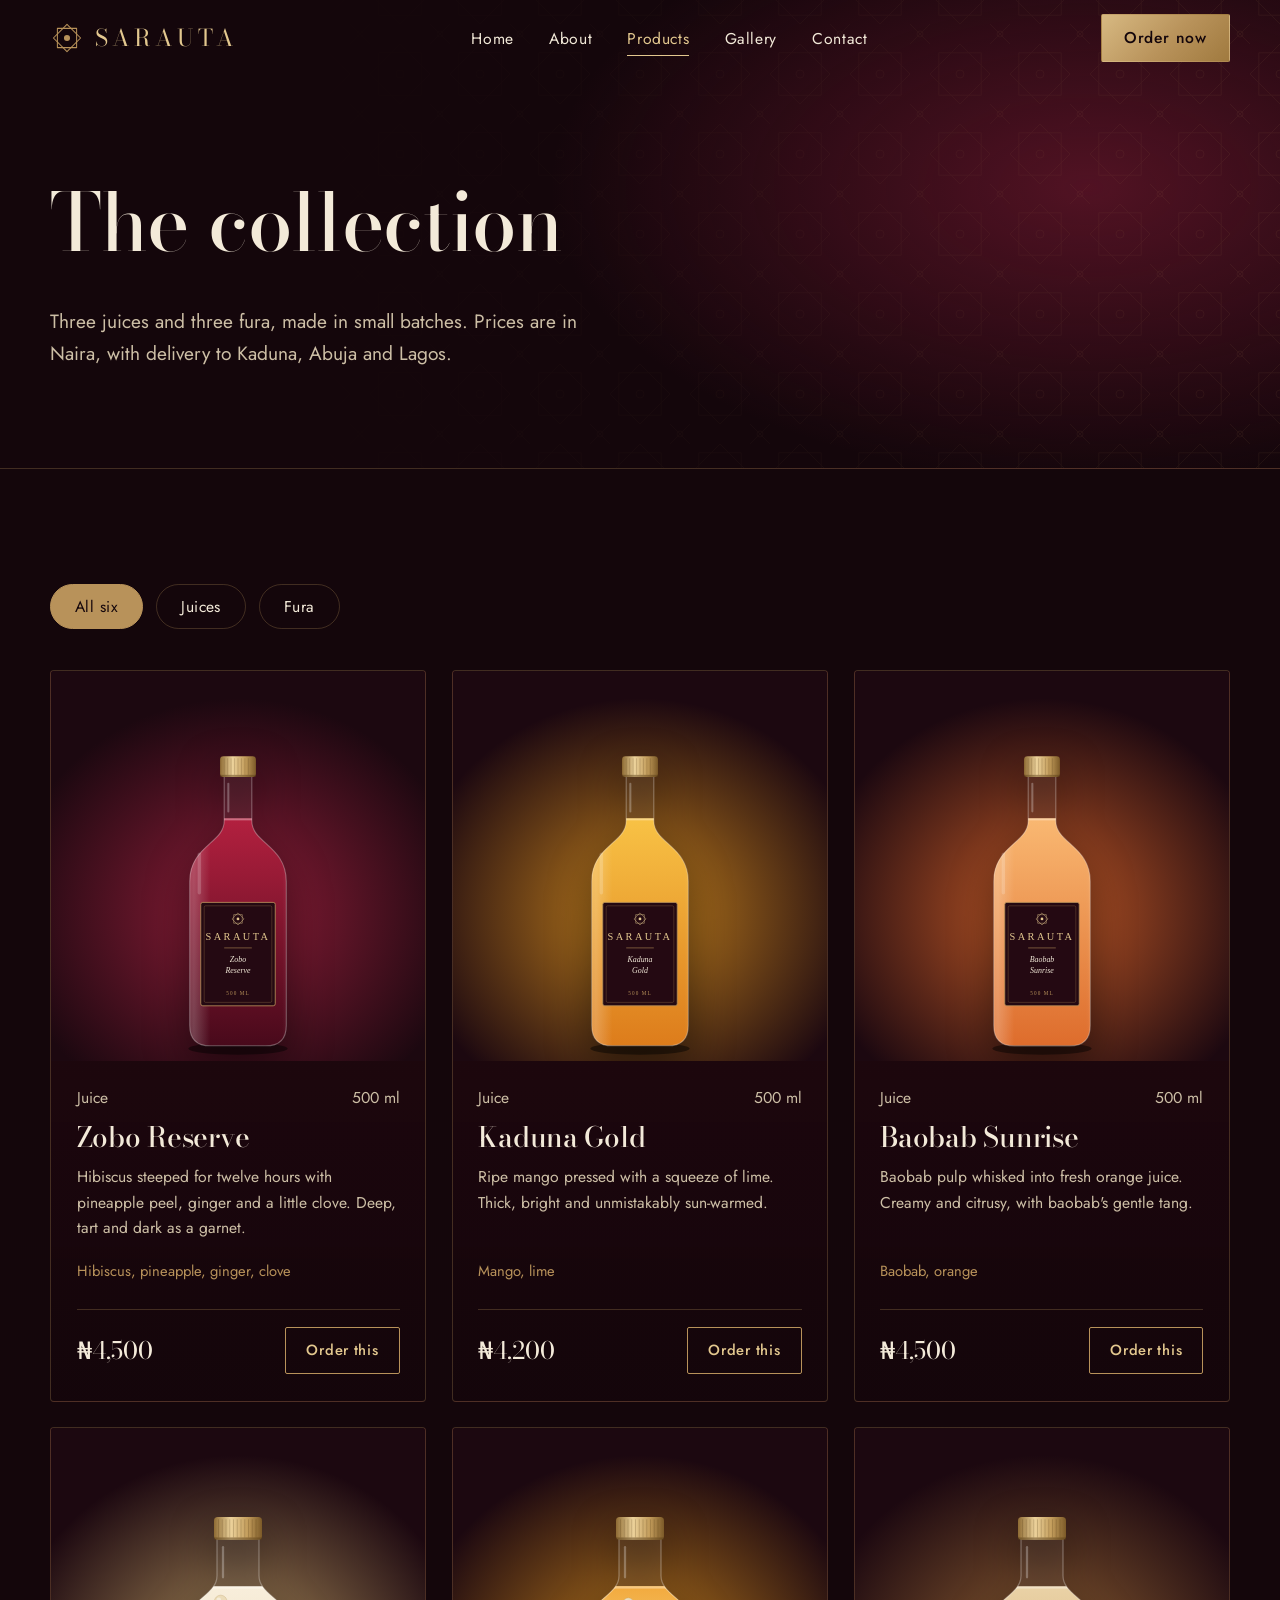
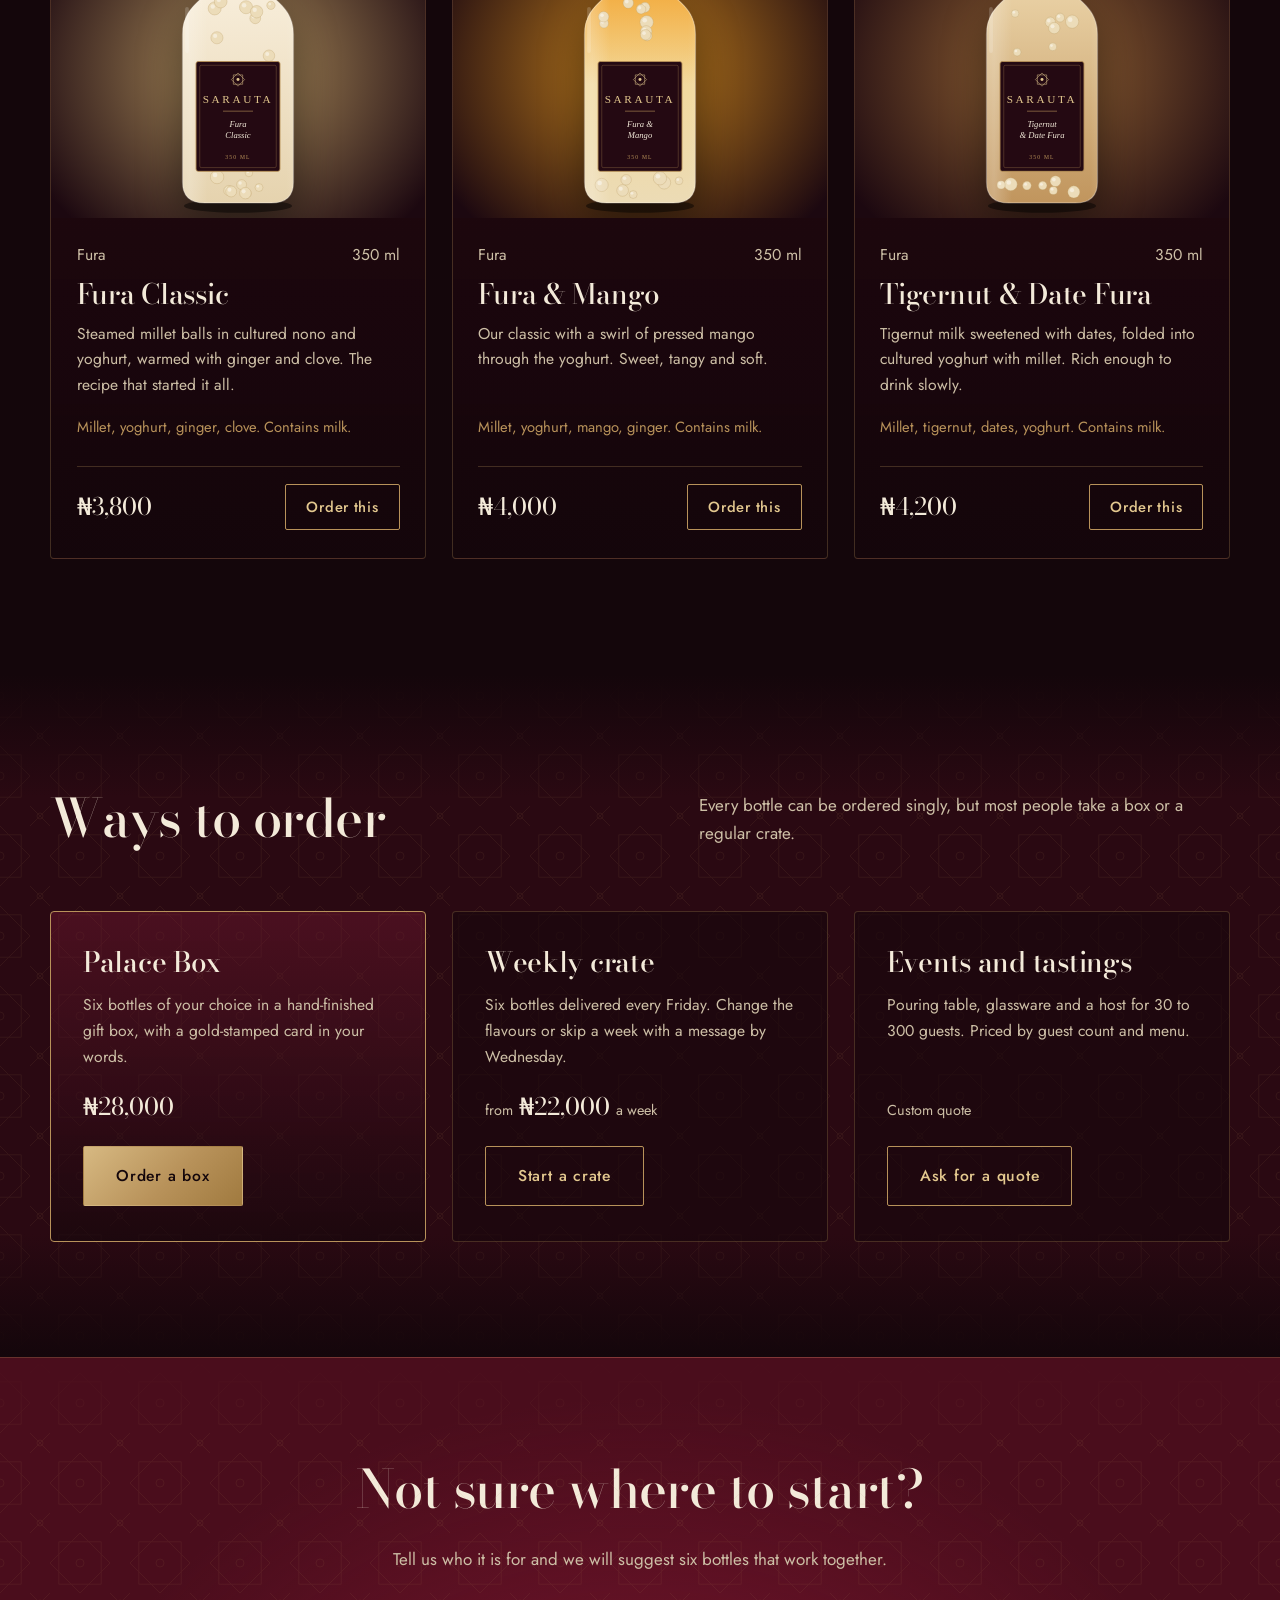
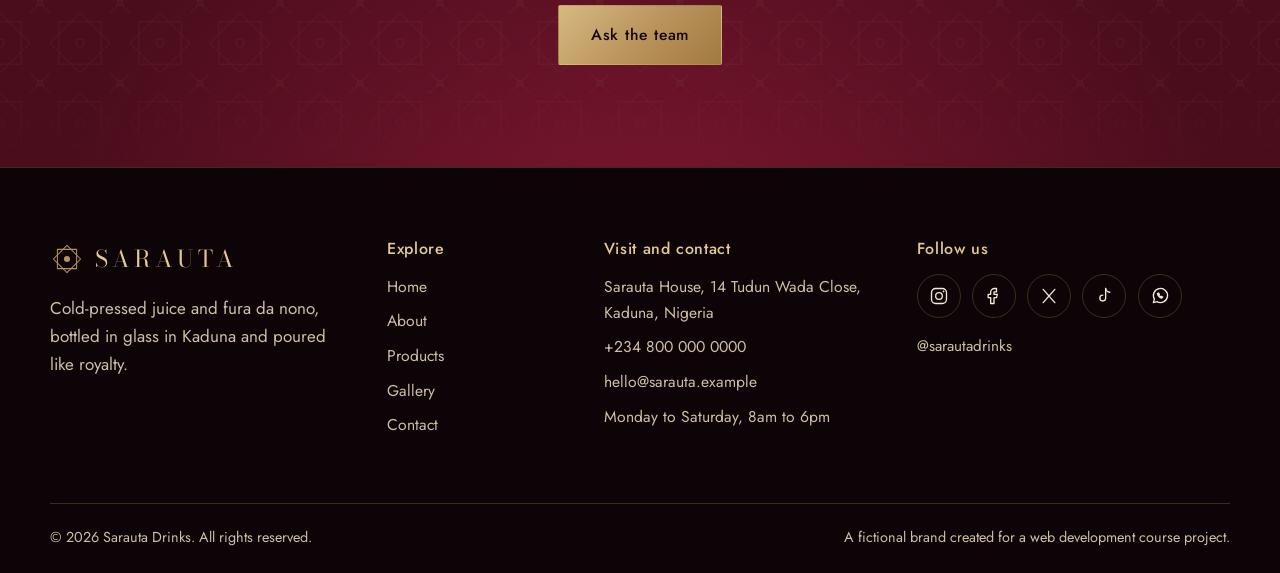
<file: products.html>
<!DOCTYPE html>
<html lang="en">
<head>
  <meta charset="utf-8">
  <meta name="viewport" content="width=device-width, initial-scale=1">
  <title>Products | Sarauta</title>
  <meta name="description" content="Shop Sarauta's cold-pressed juices and fura: Zobo Reserve, Kaduna Gold, Baobab Sunrise, Fura Classic, Fura and Mango, Tigernut and Date Fura.">
  <meta name="theme-color" content="#14060b">
  <meta property="og:title" content="Products | Sarauta">
  <meta property="og:description" content="Shop Sarauta's cold-pressed juices and fura: Zobo Reserve, Kaduna Gold, Baobab Sunrise, Fura Classic, Fura and Mango, Tigernut and Date Fura.">
  <meta property="og:type" content="website">
  <link rel="icon" type="image/svg+xml" href="assets/images/favicon.svg">
  <link rel="preconnect" href="https://fonts.googleapis.com">
  <link rel="preconnect" href="https://fonts.gstatic.com" crossorigin>
  <link rel="stylesheet" href="https://fonts.googleapis.com/css2?family=Bodoni+Moda:ital,opsz,wght@0,6..96,400;0,6..96,500;0,6..96,600;1,6..96,400;1,6..96,500&family=Jost:wght@400;500&display=swap">
  <link rel="stylesheet" href="style.css">
  <script>document.documentElement.classList.add("js");</script>
</head>
<body>
  <a class="skip-link" href="#main">Skip to main content</a>

  <header class="site-header">
    <div class="container header-inner">
      <a class="brand" href="index.html" aria-label="Sarauta, home">
        <img src="assets/images/logo-mark.svg" alt="" width="34" height="34">
        <span class="brand-name">SARAUTA</span>
      </a>
      <nav aria-label="Main navigation">
        <ul class="nav-links" id="site-nav">
        <li><a href="index.html">Home</a></li>
        <li><a href="about.html">About</a></li>
        <li><a href="products.html" aria-current="page">Products</a></li>
        <li><a href="gallery.html">Gallery</a></li>
        <li><a href="contact.html">Contact</a></li>
        </ul>
      </nav>
      <a class="btn btn-gold header-cta" href="contact.html">Order now</a>
      <button class="nav-toggle" type="button" aria-expanded="false" aria-controls="site-nav" aria-label="Open menu"><span></span></button>
    </div>
  </header>

  <main id="main">

    <section class="page-hero">
      <div class="container">
        <h1>The collection</h1>
        <p class="lead">Three juices and three fura, made in small batches. Prices are in Naira, with delivery to Kaduna, Abuja and Lagos.</p>
      </div>
    </section>

    <section class="section">
      <div class="container">
        <div class="filter-bar" role="group" aria-label="Filter products">
          <button class="filter-btn" type="button" data-filter="all" aria-pressed="true">All six</button>
          <button class="filter-btn" type="button" data-filter="juice" aria-pressed="false">Juices</button>
          <button class="filter-btn" type="button" data-filter="fura" aria-pressed="false">Fura</button>
        </div>
        <div class="product-grid">
        <article class="product" data-cat="juice" style="--glow: #a3213f">
          <div class="product-media">
            <img src="assets/images/bottle-zobo.svg" alt="Glass bottle of Zobo Reserve with a dark burgundy Sarauta label" width="200" height="480" loading="lazy">
          </div>
          <div class="product-body">
            <p class="product-meta"><span>Juice</span><span>500 ml</span></p>
            <h3>Zobo Reserve</h3>
            <p>Hibiscus steeped for twelve hours with pineapple peel, ginger and a little clove. Deep, tart and dark as a garnet.</p>
            <p class="product-notes">Hibiscus, pineapple, ginger, clove</p>
            <div class="product-foot">
              <span class="price">&#8358;4,500</span>
              <a class="btn btn-ghost btn-small" href="contact.html?product=Zobo%20Reserve">Order this</a>
            </div>
          </div>
        </article>
        <article class="product" data-cat="juice" style="--glow: #e0951f">
          <div class="product-media">
            <img src="assets/images/bottle-mango.svg" alt="Glass bottle of Kaduna Gold with a dark burgundy Sarauta label" width="200" height="480" loading="lazy">
          </div>
          <div class="product-body">
            <p class="product-meta"><span>Juice</span><span>500 ml</span></p>
            <h3>Kaduna Gold</h3>
            <p>Ripe mango pressed with a squeeze of lime. Thick, bright and unmistakably sun-warmed.</p>
            <p class="product-notes">Mango, lime</p>
            <div class="product-foot">
              <span class="price">&#8358;4,200</span>
              <a class="btn btn-ghost btn-small" href="contact.html?product=Kaduna%20Gold">Order this</a>
            </div>
          </div>
        </article>
        <article class="product" data-cat="juice" style="--glow: #e0682a">
          <div class="product-media">
            <img src="assets/images/bottle-baobab.svg" alt="Glass bottle of Baobab Sunrise with a dark burgundy Sarauta label" width="200" height="480" loading="lazy">
          </div>
          <div class="product-body">
            <p class="product-meta"><span>Juice</span><span>500 ml</span></p>
            <h3>Baobab Sunrise</h3>
            <p>Baobab pulp whisked into fresh orange juice. Creamy and citrusy, with baobab's gentle tang.</p>
            <p class="product-notes">Baobab, orange</p>
            <div class="product-foot">
              <span class="price">&#8358;4,500</span>
              <a class="btn btn-ghost btn-small" href="contact.html?product=Baobab%20Sunrise">Order this</a>
            </div>
          </div>
        </article>
        <article class="product" data-cat="fura" style="--glow: #c9a86a">
          <div class="product-media">
            <img src="assets/images/bottle-fura-classic.svg" alt="Glass bottle of Fura Classic with a dark burgundy Sarauta label" width="200" height="440" loading="lazy">
          </div>
          <div class="product-body">
            <p class="product-meta"><span>Fura</span><span>350 ml</span></p>
            <h3>Fura Classic</h3>
            <p>Steamed millet balls in cultured nono and yoghurt, warmed with ginger and clove. The recipe that started it all.</p>
            <p class="product-notes">Millet, yoghurt, ginger, clove. Contains milk.</p>
            <div class="product-foot">
              <span class="price">&#8358;3,800</span>
              <a class="btn btn-ghost btn-small" href="contact.html?product=Fura%20Classic">Order this</a>
            </div>
          </div>
        </article>
        <article class="product" data-cat="fura" style="--glow: #e0951f">
          <div class="product-media">
            <img src="assets/images/bottle-fura-mango.svg" alt="Glass bottle of Fura &amp; Mango with a dark burgundy Sarauta label" width="200" height="440" loading="lazy">
          </div>
          <div class="product-body">
            <p class="product-meta"><span>Fura</span><span>350 ml</span></p>
            <h3>Fura &amp; Mango</h3>
            <p>Our classic with a swirl of pressed mango through the yoghurt. Sweet, tangy and soft.</p>
            <p class="product-notes">Millet, yoghurt, mango, ginger. Contains milk.</p>
            <div class="product-foot">
              <span class="price">&#8358;4,000</span>
              <a class="btn btn-ghost btn-small" href="contact.html?product=Fura%20%26%20Mango">Order this</a>
            </div>
          </div>
        </article>
        <article class="product" data-cat="fura" style="--glow: #a9743a">
          <div class="product-media">
            <img src="assets/images/bottle-fura-tigernut.svg" alt="Glass bottle of Tigernut &amp; Date Fura with a dark burgundy Sarauta label" width="200" height="440" loading="lazy">
          </div>
          <div class="product-body">
            <p class="product-meta"><span>Fura</span><span>350 ml</span></p>
            <h3>Tigernut &amp; Date Fura</h3>
            <p>Tigernut milk sweetened with dates, folded into cultured yoghurt with millet. Rich enough to drink slowly.</p>
            <p class="product-notes">Millet, tigernut, dates, yoghurt. Contains milk.</p>
            <div class="product-foot">
              <span class="price">&#8358;4,200</span>
              <a class="btn btn-ghost btn-small" href="contact.html?product=Tigernut%20%26%20Date%20Fura">Order this</a>
            </div>
          </div>
        </article>
        </div>
      </div>
    </section>

    <section class="section section-wash pattern-bg">
      <div class="container" style="position:relative">
        <div class="section-head reveal">
          <h2>Ways to order</h2>
          <p>Every bottle can be ordered singly, but most people take a box or a regular crate.</p>
        </div>
        <div class="plans">
          <div class="plan featured reveal">
            <h3>Palace Box</h3>
            <p>Six bottles of your choice in a hand-finished gift box, with a gold-stamped card in your words.</p>
            <span class="price">&#8358;28,000</span>
            <a class="btn btn-gold" href="contact.html?topic=Palace%20Box%20%28gifting%29">Order a box</a>
          </div>
          <div class="plan reveal" data-delay="1">
            <h3>Weekly crate</h3>
            <p>Six bottles delivered every Friday. Change the flavours or skip a week with a message by Wednesday.</p>
            <span class="price"><small>from</small> &#8358;22,000 <small>a week</small></span>
            <a class="btn btn-ghost" href="contact.html?topic=Weekly%20delivery">Start a crate</a>
          </div>
          <div class="plan reveal" data-delay="2">
            <h3>Events and tastings</h3>
            <p>Pouring table, glassware and a host for 30 to 300 guests. Priced by guest count and menu.</p>
            <span class="price"><small>Custom quote</small></span>
            <a class="btn btn-ghost" href="contact.html?topic=Events%20and%20tastings">Ask for a quote</a>
          </div>
        </div>
      </div>
    </section>

    <section class="cta-band pattern-bg">
      <div class="container reveal">
        <h2>Not sure where to start?</h2>
        <p>Tell us who it is for and we will suggest six bottles that work together.</p>
        <a class="btn btn-gold" href="contact.html">Ask the team</a>
      </div>
    </section>

  </main>

  <footer class="site-footer">
    <div class="container">
      <div class="footer-grid">
        <div class="footer-brand">
          <a class="brand" href="index.html" aria-label="Sarauta, home">
            <img src="assets/images/logo-mark.svg" alt="" width="34" height="34">
            <span class="brand-name">SARAUTA</span>
          </a>
          <p>Cold-pressed juice and fura da nono, bottled in glass in Kaduna and poured like royalty.</p>
        </div>
        <div>
          <h4>Explore</h4>
          <ul>
          <li><a href="index.html">Home</a></li>
          <li><a href="about.html">About</a></li>
          <li><a href="products.html">Products</a></li>
          <li><a href="gallery.html">Gallery</a></li>
          <li><a href="contact.html">Contact</a></li>
          </ul>
        </div>
        <div>
          <h4>Visit and contact</h4>
          <ul>
            <li>Sarauta House, 14 Tudun Wada Close,<br>Kaduna, Nigeria</li>
            <li>+234 800 000 0000</li>
            <li>hello@sarauta.example</li>
            <li>Monday to Saturday, 8am to 6pm</li>
          </ul>
        </div>
        <div>
          <h4>Follow us</h4>
          <div class="social">
            <a href="https://instagram.com" target="_blank" rel="noopener" aria-label="Sarauta on Instagram"><svg viewBox="0 0 24 24" fill="none" stroke="currentColor" stroke-width="1.6" stroke-linecap="round" stroke-linejoin="round" aria-hidden="true"><rect x="3" y="3" width="18" height="18" rx="5"/><circle cx="12" cy="12" r="4"/><circle cx="17.5" cy="6.5" r="1" fill="currentColor" stroke="none"/></svg></a>
            <a href="https://facebook.com" target="_blank" rel="noopener" aria-label="Sarauta on Facebook"><svg viewBox="0 0 24 24" fill="none" stroke="currentColor" stroke-width="1.6" stroke-linecap="round" stroke-linejoin="round" aria-hidden="true"><path d="M15 3h-2.5A4.5 4.5 0 0 0 8 7.5V10H5v4h3v7h4v-7h3l1-4h-4V7.5c0-.3.2-.5.5-.5H15z"/></svg></a>
            <a href="https://x.com" target="_blank" rel="noopener" aria-label="Sarauta on X"><svg viewBox="0 0 24 24" fill="none" stroke="currentColor" stroke-width="1.6" stroke-linecap="round" stroke-linejoin="round" aria-hidden="true"><path d="M5 4l14 16M19 4L5 20"/></svg></a>
            <a href="https://tiktok.com" target="_blank" rel="noopener" aria-label="Sarauta on TikTok"><svg viewBox="0 0 24 24" fill="none" stroke="currentColor" stroke-width="1.6" stroke-linecap="round" stroke-linejoin="round" aria-hidden="true"><path d="M14 3v11.5a3.5 3.5 0 1 1-3.5-3.5"/><path d="M14 3c.4 2.6 2 4.2 5 4.5"/></svg></a>
            <a href="https://wa.me/" target="_blank" rel="noopener" aria-label="Sarauta on WhatsApp"><svg viewBox="0 0 24 24" fill="none" stroke="currentColor" stroke-width="1.6" stroke-linecap="round" stroke-linejoin="round" aria-hidden="true"><path d="M4 20l1.3-4.2A8.5 8.5 0 1 1 8.4 18.8L4 20z"/><path d="M9 9c.5 2.5 2.5 4.5 5 5.5l1.2-1.2-1.8-1-.8.7c-.9-.4-1.6-1.1-2-2l.7-.8-1-1.8L9 9z"/></svg></a>
          </div>
          <p class="handle">@sarautadrinks</p>
        </div>
      </div>
      <div class="footer-bottom">
        <span>&copy; <span id="year">2026</span> Sarauta Drinks. All rights reserved.</span>
        <span>A fictional brand created for a web development course project.</span>
      </div>
    </div>
  </footer>

  <script src="script.js"></script>
</body>
</html>
</file>
<file: style.css>
/* =====================================================================
   SARAUTA — Cold-pressed juice & fura
   Main stylesheet (shared by all five pages)

   Sections:
   1.  Design tokens (colours, fonts, spacing)
   2.  Reset & base
   3.  Layout helpers
   4.  Header & navigation
   5.  Buttons
   6.  Home: hero
   7.  Section headings
   8.  Product cards
   9.  Home: process, split feature, services, quote, call to action
   10. Inner page banner
   11. About page
   12. Products page
   13. Gallery page & lightbox
   14. Contact page
   15. Footer
   16. Animations
   17. Responsive: tablet (max 1000px), mobile (max 700px), small (max 420px)
   ===================================================================== */

/* ---------- 1. Design tokens ---------- */
:root {
  --ink: #14060b;          /* deepest wine-black, page background */
  --oxblood: #2a0912;      /* dark panels */
  --burgundy: #4a0d1c;     /* section washes */
  --wine: #7a1a33;         /* rich accent */
  --cream: #f3ead9;        /* main text */
  --parchment: #cdbfa6;    /* softer text */
  --gold: #b8925a;         /* antique gold */
  --gold-hi: #e3c88f;      /* gold highlight */
  --line: rgba(184, 146, 90, 0.28);

  --font-display: "Bodoni Moda", "Didot", Georgia, "Times New Roman", serif;
  --font-body: "Jost", "Helvetica Neue", Arial, sans-serif;

  --header-h: 76px;
  --radius: 4px;
  --ease: cubic-bezier(0.2, 0.7, 0.2, 1);
}

/* ---------- 2. Reset & base ---------- */
*, *::before, *::after { box-sizing: border-box; }

html {
  scroll-behavior: smooth;           /* smooth scrolling */
  -webkit-text-size-adjust: 100%;
}

body {
  margin: 0;
  background: var(--ink);
  color: var(--cream);
  font-family: var(--font-body);
  font-size: 1.0625rem;
  line-height: 1.65;
  overflow-x: hidden;                /* stops sideways scrolling on mobile */
  animation: pageIn 0.7s var(--ease) backwards;
}

img, svg { max-width: 100%; display: block; }
img { height: auto; }

h1, h2, h3, h4 {
  font-family: var(--font-display);
  font-weight: 500;
  line-height: 1.1;
  margin: 0 0 0.5em;
  letter-spacing: -0.01em;
}
h1 { font-size: clamp(2.7rem, 7vw, 5.6rem); }
h2 { font-size: clamp(2rem, 4.4vw, 3.3rem); }
h3 { font-size: clamp(1.4rem, 2.2vw, 1.75rem); }

p { margin: 0 0 1.1em; }
a { color: inherit; text-decoration: none; }
ul { margin: 0; padding: 0; list-style: none; }

:focus-visible {
  outline: 2px solid var(--gold-hi);
  outline-offset: 3px;
}

::selection { background: var(--gold); color: var(--ink); }

.skip-link {
  position: absolute; left: 12px; top: -60px; z-index: 200;
  background: var(--gold-hi); color: var(--ink);
  padding: 10px 16px; border-radius: var(--radius);
  transition: top 0.2s;
}
.skip-link:focus { top: 12px; }

/* ---------- 3. Layout helpers ---------- */
.container {
  width: min(1180px, 100% - 3rem);
  margin-inline: auto;
}
.section { padding: clamp(4.5rem, 9vw, 8rem) 0; position: relative; }
.section-wash {
  background:
    linear-gradient(180deg, var(--ink) 0%, var(--oxblood) 18%, var(--oxblood) 82%, var(--ink) 100%);
}
.pattern-bg::before {
  content: "";
  position: absolute; inset: 0;
  background: url("assets/images/pattern.svg") center / 80px 80px;
  opacity: 0.09;
  pointer-events: none;
  mask-image: linear-gradient(180deg, transparent, #000 20%, #000 80%, transparent);
  -webkit-mask-image: linear-gradient(180deg, transparent, #000 20%, #000 80%, transparent);
}
.lead { font-size: 1.2rem; color: var(--parchment); max-width: 34rem; }
.muted { color: var(--parchment); }
.gold { color: var(--gold-hi); }

/* ---------- 4. Header & navigation ---------- */
.site-header {
  position: fixed; inset: 0 0 auto 0; z-index: 100;
  height: var(--header-h);
  display: flex; align-items: center;
}
.site-header::before {            /* the dark frosted bar that appears after scrolling */
  content: ""; position: absolute; inset: 0;
  background: rgba(20, 6, 11, 0.86);
  backdrop-filter: blur(12px);
  -webkit-backdrop-filter: blur(12px);
  box-shadow: 0 1px 0 var(--line);
  opacity: 0; transition: opacity 0.4s;
}
.site-header.scrolled::before { opacity: 1; }
.site-header .container { position: relative; }
.header-inner {
  display: flex; align-items: center; justify-content: space-between; gap: 1.5rem;
}
.brand { position: relative; z-index: 120; display: flex; align-items: center; gap: 0.7rem; }
.brand img { width: 34px; height: 34px; }
.brand-name {
  font-family: var(--font-display);
  font-size: 1.45rem; letter-spacing: 0.22em;
  color: var(--gold-hi);
}
.nav-links { display: flex; align-items: center; gap: 2.2rem; }
.nav-links a {
  position: relative; font-size: 0.98rem; letter-spacing: 0.04em; color: var(--cream);
  padding: 6px 0;
}
.nav-links a::after {
  content: ""; position: absolute; left: 0; bottom: 0; width: 100%; height: 1px;
  background: var(--gold-hi);
  transform: scaleX(0); transform-origin: left;
  transition: transform 0.4s var(--ease);
}
.nav-links a:hover::after,
.nav-links a[aria-current="page"]::after { transform: scaleX(1); }
.nav-links a[aria-current="page"] { color: var(--gold-hi); }
.site-header .header-cta { padding: 10px 22px; }

.nav-toggle {
  display: none;
  width: 46px; height: 46px; border: 1px solid var(--line); border-radius: 50%;
  background: transparent; color: var(--cream); cursor: pointer;
  position: relative; z-index: 120;
}
.nav-toggle span, .nav-toggle span::before, .nav-toggle span::after {
  content: ""; display: block; position: absolute; left: 50%;
  width: 18px; height: 1.5px; background: currentColor;
  transition: transform 0.35s var(--ease), opacity 0.2s;
}
.nav-toggle span { top: 50%; transform: translate(-50%, -50%); }
.nav-toggle span::before { top: -6px; transform: translateX(-50%); }
.nav-toggle span::after  { top: 6px;  transform: translateX(-50%); }
.nav-toggle[aria-expanded="true"] span { background: transparent; }
.nav-toggle[aria-expanded="true"] span::before { top: 0; transform: translateX(-50%) rotate(45deg); }
.nav-toggle[aria-expanded="true"] span::after  { top: 0; transform: translateX(-50%) rotate(-45deg); }

/* ---------- 5. Buttons ---------- */
.btn {
  position: relative; overflow: hidden;
  display: inline-flex; align-items: center; justify-content: center;
  padding: 16px 32px;
  font-family: var(--font-body); font-size: 0.98rem; font-weight: 500; letter-spacing: 0.05em;
  border: 1px solid var(--gold); border-radius: 2px;
  cursor: pointer; transition: transform 0.35s var(--ease), color 0.35s, background 0.35s, box-shadow 0.35s;
}
.btn-gold {
  color: var(--ink);
  background: linear-gradient(135deg, #d7b982, #b8925a 55%, #a07a3f);
  border-color: transparent;
}
.btn-gold::after {              /* light sweep on hover */
  content: ""; position: absolute; top: 0; bottom: 0; left: -60%; width: 40%;
  background: linear-gradient(100deg, transparent, rgba(255, 255, 255, 0.55), transparent);
  transform: skewX(-20deg);
  transition: left 0.7s var(--ease);
}
.btn-gold:hover { transform: translateY(-2px); box-shadow: 0 10px 30px rgba(184, 146, 90, 0.28); }
.btn-gold:hover::after { left: 130%; }
.btn-ghost { color: var(--gold-hi); background: transparent; }
.btn-ghost:hover { background: rgba(184, 146, 90, 0.14); transform: translateY(-2px); }
.btn-small { padding: 10px 20px; font-size: 0.92rem; }
.btn:active { transform: translateY(0); }

/* ---------- 6. Home: hero ---------- */
.hero {
  position: relative;
  min-height: 100vh; min-height: 100svh;
  padding: calc(var(--header-h) + 2rem) 0 2rem;
  display: flex; flex-direction: column; justify-content: center;
  background:
    radial-gradient(ellipse 70% 60% at 72% 48%, rgba(122, 26, 51, 0.75), transparent 70%),
    radial-gradient(ellipse 50% 50% at 10% 100%, rgba(74, 13, 28, 0.9), transparent 70%),
    var(--ink);
  overflow: hidden;
}
.hero::before {
  content: ""; position: absolute; inset: 0;
  background: url("assets/images/pattern.svg") center / 80px 80px;
  opacity: 0.07; pointer-events: none;
  mask-image: radial-gradient(ellipse at 70% 50%, #000, transparent 75%);
  -webkit-mask-image: radial-gradient(ellipse at 70% 50%, #000, transparent 75%);
}
.hero::after {                    /* fades the hero into the next section */
  content: ""; position: absolute; left: 0; right: 0; bottom: 0; height: 140px;
  background: linear-gradient(180deg, transparent, var(--ink)); pointer-events: none;
}
.hero-grid {
  position: relative; z-index: 1;
  display: grid; grid-template-columns: 1.05fr 1fr; align-items: center; gap: 2rem;
}
.hero h1 { margin-bottom: 0.45em; }
.hero h1 .line { display: block; overflow: hidden; padding-bottom: 0.08em; margin-bottom: -0.08em; }
.hero h1 .line > span {
  display: block; transform: translateY(108%);
  animation: rise 1.1s var(--ease) forwards;
}
.hero h1 .line:nth-child(1) > span { animation-delay: 0.25s; }
.hero h1 .line:nth-child(2) > span { animation-delay: 0.4s; }
.hero .lead { animation: fadeUp 1s var(--ease) 0.75s both; }
.hero-actions { display: flex; flex-wrap: wrap; gap: 1rem; margin-top: 2rem; animation: fadeUp 1s var(--ease) 0.95s both; }

.hero-stage {
  position: relative;
  height: clamp(380px, 62vh, 620px);
  display: flex; align-items: flex-end; justify-content: center;
}
.hero-stage::before {            /* thin gold halo behind the bottles */
  content: ""; position: absolute; left: 50%; bottom: 4%;
  height: min(94%, 520px); aspect-ratio: 1; transform: translateX(-50%);
  border-radius: 50%;
  border: 1px solid rgba(227, 200, 143, 0.35);
  box-shadow: inset 0 0 80px rgba(122, 26, 51, 0.6);
  background: radial-gradient(circle, rgba(163, 30, 62, 0.4), transparent 68%);
}
.hero-stage img {
  position: relative; flex: 0 0 auto; width: auto; max-width: none;
  filter: drop-shadow(0 24px 30px rgba(0, 0, 0, 0.55));
  opacity: 0; animation: bottleIn 1.2s var(--ease) forwards;
}
.hero-stage .b1 { height: 80%; margin-right: -3%; animation-delay: 0.6s; }
.hero-stage .b2 { height: 100%; z-index: 2; animation-delay: 0.8s; }
.hero-stage .b3 { height: 80%; margin-left: -3%; animation-delay: 1s; }

.hero-facts {
  position: relative; z-index: 1;
  display: grid; grid-template-columns: repeat(3, 1fr);
  margin-top: 2.5rem; padding-top: 1.6rem;
  border-top: 1px solid var(--line);
  animation: fadeUp 1s var(--ease) 1.2s both;
}
.hero-facts li { padding: 0 1.6rem; color: var(--parchment); font-size: 0.98rem; }
.hero-facts li + li { border-left: 1px solid var(--line); }
.hero-facts li:first-child { padding-left: 0; }
.hero-facts strong { display: block; color: var(--cream); font-weight: 500; font-size: 1.02rem; }

/* ---------- 7. Section headings ---------- */
.section-head {
  display: grid; grid-template-columns: 1.1fr 1fr; gap: 2rem 4rem; align-items: end;
  margin-bottom: clamp(2.5rem, 5vw, 4rem);
}
.section-head h2 { margin: 0; }
.section-head p { margin: 0; color: var(--parchment); }
.section-head.center { display: block; text-align: center; max-width: 44rem; margin-inline: auto; }
.section-head.center p { margin-top: 1rem; }
.rule {
  display: flex; align-items: center; gap: 1rem; color: var(--gold);
  margin: 1.4rem 0;
}
.rule::before, .rule::after { content: ""; height: 1px; background: var(--line); flex: 1; }
.rule img { width: 22px; height: 22px; }

/* ---------- 8. Product cards ---------- */
.product-grid {
  display: grid; grid-template-columns: repeat(3, 1fr); gap: 1.6rem;
}
.product {
  display: flex; flex-direction: column;
  background: linear-gradient(180deg, rgba(74, 13, 28, 0.35), rgba(20, 6, 11, 0.6));
  border: 1px solid var(--line); border-radius: var(--radius);
  overflow: hidden;
  transition: transform 0.5s var(--ease), border-color 0.5s, box-shadow 0.5s;
}
.product:hover { transform: translateY(-6px); border-color: var(--gold); box-shadow: 0 24px 50px rgba(0, 0, 0, 0.45); }
.product-media {
  position: relative; aspect-ratio: 5 / 5.2;
  display: flex; align-items: flex-end; justify-content: center;
  padding: 8% 0 0;
  background: #1c0810;
  overflow: hidden; isolation: isolate;
}
.product-media::before {         /* coloured glow behind the bottle; brightens on hover */
  content: ""; position: absolute; inset: 0; z-index: -1;
  background: radial-gradient(ellipse 62% 55% at 50% 62%, var(--glow, #7a1a33), transparent 100%);
  opacity: 0.85; transition: opacity 0.6s;
}
.product:hover .product-media::before { opacity: 1; }
.product-media img {
  position: relative; height: 92%; width: auto;
  transition: transform 0.7s var(--ease);
  filter: drop-shadow(0 18px 20px rgba(0, 0, 0, 0.5));
}
.product:hover .product-media img { transform: translateY(-8px) scale(1.03); }
.product-body { padding: 1.5rem 1.6rem 1.7rem; display: flex; flex-direction: column; flex: 1; }
.product-meta {
  display: flex; justify-content: space-between; gap: 1rem;
  color: var(--gold-hi); font-size: 0.92rem; margin-bottom: 0.7rem;
}
.product h3 { margin-bottom: 0.4em; }
.product-body p { color: var(--parchment); font-size: 0.98rem; }
.product-notes { font-size: 0.92rem !important; color: var(--gold) !important; margin-top: auto; }
.product-foot {
  display: flex; align-items: center; justify-content: space-between; gap: 1rem;
  border-top: 1px solid var(--line); padding-top: 1.1rem; margin-top: 0.6rem;
}
.price { font-family: var(--font-display); font-size: 1.5rem; color: var(--cream); }
.section-cta { text-align: center; margin-top: 3rem; }

/* ---------- 9. Home: process, split, services, quote, CTA ---------- */
.steps { display: grid; grid-template-columns: repeat(3, 1fr); gap: 3rem; position: relative; }
.steps::before {                 /* line that links the three steps */
  content: ""; position: absolute; top: 27px; left: 8%; right: 8%; height: 1px; background: var(--line);
}
.step { position: relative; text-align: center; }
.step-num {
  position: relative; width: 56px; height: 56px; margin: 0 auto 1.4rem;
  display: grid; place-items: center;
  font-family: var(--font-display); font-size: 1.4rem; color: var(--gold-hi);
  background: var(--oxblood); border: 1px solid var(--gold); border-radius: 50%;
}
.step p { color: var(--parchment); max-width: 20rem; margin-inline: auto; }

.split { display: grid; grid-template-columns: 1fr 1fr; gap: clamp(2rem, 6vw, 5rem); align-items: center; }
.split.flip .split-media { order: 2; }
.split-media {
  position: relative; border-radius: var(--radius); overflow: hidden;
  border: 1px solid var(--line); aspect-ratio: 1;
}
.split-media img { width: 100%; height: 100%; object-fit: cover; transition: transform 1.2s var(--ease); }
.split-media:hover img { transform: scale(1.04); }
.split-media::after {
  content: ""; position: absolute; inset: 12px; border: 1px solid rgba(227, 200, 143, 0.35); border-radius: 2px; pointer-events: none;
}
.checks { margin: 1.6rem 0 2rem; display: grid; gap: 0.8rem; }
.checks li { padding-left: 1.9rem; position: relative; color: var(--parchment); }
.checks li::before {
  content: ""; position: absolute; left: 0; top: 0.55em; width: 11px; height: 11px;
  border: 1px solid var(--gold-hi); transform: rotate(45deg);
}

.services { display: grid; grid-template-columns: repeat(3, 1fr); gap: 0; border-top: 1px solid var(--line); border-bottom: 1px solid var(--line); }
.service { padding: 2.6rem 2.2rem 2.4rem; transition: background 0.5s; }
.service + .service { border-left: 1px solid var(--line); }
.service:hover { background: rgba(122, 26, 51, 0.22); }
.service-icon { width: 46px; height: 46px; margin-bottom: 1.4rem; color: var(--gold-hi); }
.service p { color: var(--parchment); font-size: 0.98rem; }
.text-link { color: var(--gold-hi); border-bottom: 1px solid var(--gold); padding-bottom: 2px; transition: color 0.3s, border-color 0.3s; }
.text-link:hover { color: var(--cream); border-color: var(--cream); }

.quote { text-align: center; max-width: 52rem; margin-inline: auto; }
.quote blockquote {
  margin: 0 0 1.6rem; font-family: var(--font-display); font-style: italic;
  font-size: clamp(1.6rem, 3.4vw, 2.5rem); line-height: 1.3;
}
.quote cite { font-style: normal; color: var(--gold-hi); }

.cta-band {
  position: relative; text-align: center; overflow: hidden;
  padding: clamp(4rem, 8vw, 6.5rem) 0;
  background: radial-gradient(ellipse at 50% 120%, rgba(163, 30, 62, 0.55), transparent 65%), var(--burgundy);
  border-top: 1px solid var(--line);
}
.cta-band h2 { max-width: 38rem; margin-inline: auto; }
.cta-band p { color: var(--parchment); max-width: 32rem; margin: 0 auto 2rem; }

/* ---------- 10. Inner page banner ---------- */
.page-hero {
  position: relative;
  padding: calc(var(--header-h) + clamp(3.5rem, 8vw, 6.5rem)) 0 clamp(3rem, 6vw, 5rem);
  background:
    radial-gradient(ellipse 60% 90% at 85% 40%, rgba(122, 26, 51, 0.6), transparent 70%),
    var(--ink);
  border-bottom: 1px solid var(--line);
  overflow: hidden;
}
.page-hero::before {
  content: ""; position: absolute; inset: 0;
  background: url("assets/images/pattern.svg") center / 80px 80px; opacity: 0.08;
  mask-image: linear-gradient(90deg, transparent 20%, #000); -webkit-mask-image: linear-gradient(90deg, transparent 20%, #000);
}
.page-hero .container { position: relative; }
.page-hero h1 { font-size: clamp(2.6rem, 6.4vw, 5rem); max-width: 14ch; animation: fadeUp 1s var(--ease) 0.2s both; }
.page-hero .lead { animation: fadeUp 1s var(--ease) 0.4s both; }

/* ---------- 11. About page ---------- */
.values { display: grid; grid-template-columns: repeat(3, 1fr); gap: 3rem; }
.value { border-top: 1px solid var(--gold); padding-top: 1.4rem; }
.value p { color: var(--parchment); }

.timeline { position: relative; max-width: 46rem; margin-inline: auto; padding-left: 2.2rem; }
.timeline::before { content: ""; position: absolute; left: 6px; top: 8px; bottom: 8px; width: 1px; background: var(--line); }
.timeline-item { position: relative; padding-bottom: 2.6rem; }
.timeline-item:last-child { padding-bottom: 0; }
.timeline-item::before {
  content: ""; position: absolute; left: -2.2rem; top: 0.55rem; width: 13px; height: 13px;
  background: var(--ink); border: 1px solid var(--gold-hi); transform: rotate(45deg);
}
.timeline-year { font-family: var(--font-display); font-size: 1.8rem; color: var(--gold-hi); margin: 0 0 0.2rem; }
.timeline-item p:last-child { color: var(--parchment); margin: 0; }

.sourcing { display: grid; grid-template-columns: repeat(2, 1fr); gap: 0 3rem; }
.sourcing li { padding: 1.1rem 0; border-bottom: 1px solid var(--line); display: flex; justify-content: space-between; gap: 1.5rem; }
.sourcing li span:first-child { color: var(--cream); }
.sourcing li span:last-child { color: var(--parchment); text-align: right; }

/* ---------- 12. Products page ---------- */
.filter-bar { display: flex; flex-wrap: wrap; gap: 0.8rem; margin-bottom: 2.6rem; }
.filter-btn {
  padding: 10px 24px; border-radius: 999px; cursor: pointer;
  border: 1px solid var(--line); background: transparent; color: var(--cream);
  font-family: var(--font-body); font-size: 0.98rem; letter-spacing: 0.03em;
  transition: background 0.3s, color 0.3s, border-color 0.3s;
}
.filter-btn:hover { border-color: var(--gold); }
.filter-btn[aria-pressed="true"] { background: var(--gold); border-color: var(--gold); color: var(--ink); }
.product.is-hidden { display: none; }
.product.is-showing { animation: fadeUp 0.6s var(--ease) both; }
.plans { display: grid; grid-template-columns: repeat(3, 1fr); gap: 1.6rem; }
.plan {
  padding: 2.2rem 2rem; border: 1px solid var(--line); border-radius: var(--radius);
  background: rgba(20, 6, 11, 0.55); display: flex; flex-direction: column;
}
.plan.featured { border-color: var(--gold); background: linear-gradient(180deg, rgba(122, 26, 51, 0.4), rgba(20, 6, 11, 0.6)); }
.plan p { color: var(--parchment); font-size: 0.98rem; }
.plan .price { display: block; margin: auto 0 1.2rem; }
.plan .price small { font-family: var(--font-body); font-size: 0.9rem; color: var(--parchment); }
.plan .btn { align-self: flex-start; }

/* ---------- 13. Gallery page & lightbox ---------- */
.gallery { columns: 3; column-gap: 1.2rem; }
.tile {
  position: relative; margin: 0 0 1.2rem; break-inside: avoid; overflow: hidden;
  border: 1px solid var(--line); border-radius: var(--radius);
  background: radial-gradient(circle at 50% 60%, var(--burgundy), var(--ink));
  cursor: zoom-in;
}
.tile img { width: 100%; transition: transform 1.2s var(--ease); }
.tile:hover img { transform: scale(1.05); }
.tile.photo { aspect-ratio: 4 / 3; }
.tile.photo img { height: 100%; object-fit: cover; }
.tile.photo::before {            /* wine tint so photos match the brand palette */
  content: ""; position: absolute; inset: 0; z-index: 1;
  background: linear-gradient(180deg, rgba(74, 13, 28, 0.35), rgba(20, 6, 11, 0.55));
  mix-blend-mode: multiply; pointer-events: none;
}
.tile.portrait img { width: auto; height: 420px; margin: 2rem auto 1.4rem; filter: drop-shadow(0 20px 24px rgba(0, 0, 0, 0.5)); }
.tile.img-failed img { visibility: hidden; }
.tile figcaption {
  position: absolute; left: 0; right: 0; bottom: 0; z-index: 2; padding: 2.4rem 1.2rem 1rem;
  background: linear-gradient(180deg, transparent, rgba(20, 6, 11, 0.92));
  font-size: 0.95rem; color: var(--cream);
  opacity: 0; transform: translateY(8px); transition: opacity 0.5s, transform 0.5s var(--ease);
}
.tile:hover figcaption, .tile:focus-visible figcaption { opacity: 1; transform: none; }
.tile figcaption small { display: block; color: var(--gold-hi); }
.credit { margin-top: 2.4rem; font-size: 0.92rem; color: var(--parchment); text-align: center; }
.credit a { color: var(--gold-hi); border-bottom: 1px solid var(--line); }

.lightbox {
  position: fixed; inset: 0; z-index: 300; display: none;
  align-items: center; justify-content: center; flex-direction: column; gap: 1rem;
  background: rgba(10, 3, 6, 0.94); padding: 4.5rem 1.2rem 2rem;
}
.lightbox.open { display: flex; animation: pageIn 0.4s var(--ease) both; }
.lightbox img { max-height: 76vh; max-width: min(1100px, 100%); width: auto; border-radius: var(--radius); border: 1px solid var(--line); }
.lightbox p { margin: 0; color: var(--parchment); text-align: center; }
.lb-btn {
  position: absolute; width: 48px; height: 48px; border-radius: 50%; cursor: pointer;
  border: 1px solid var(--line); background: rgba(20, 6, 11, 0.7); color: var(--cream); font-size: 1.4rem; line-height: 1;
  transition: border-color 0.3s, background 0.3s;
}
.lb-btn:hover { border-color: var(--gold); background: var(--burgundy); }
.lb-close { top: 16px; right: 16px; }
.lb-prev { left: 16px; top: 50%; }
.lb-next { right: 16px; top: 50%; }

/* ---------- 14. Contact page ---------- */
.contact-grid { display: grid; grid-template-columns: 1.25fr 1fr; gap: clamp(2rem, 6vw, 5rem); align-items: start; }
.form-card {
  padding: clamp(1.6rem, 4vw, 2.8rem);
  border: 1px solid var(--line); border-radius: var(--radius);
  background: linear-gradient(180deg, rgba(74, 13, 28, 0.38), rgba(20, 6, 11, 0.7));
}
.form-row { display: grid; grid-template-columns: 1fr 1fr; gap: 1.2rem; }
.field { margin-bottom: 1.3rem; }
.field label { display: block; margin-bottom: 0.45rem; font-size: 0.95rem; color: var(--gold-hi); }
.field input, .field select, .field textarea {
  width: 100%; padding: 14px 16px;
  background: rgba(20, 6, 11, 0.75); color: var(--cream);
  border: 1px solid var(--line); border-radius: 2px;
  font-family: var(--font-body); font-size: 1rem;
  transition: border-color 0.3s, box-shadow 0.3s;
}
.field textarea { min-height: 150px; resize: vertical; }
.field select { appearance: none; -webkit-appearance: none; background-image: linear-gradient(45deg, transparent 50%, var(--gold-hi) 50%), linear-gradient(135deg, var(--gold-hi) 50%, transparent 50%); background-position: calc(100% - 20px) 55%, calc(100% - 14px) 55%; background-size: 6px 6px; background-repeat: no-repeat; padding-right: 40px; }
.field input:focus, .field select:focus, .field textarea:focus { outline: none; border-color: var(--gold-hi); box-shadow: 0 0 0 3px rgba(227, 200, 143, 0.18); }
.field input:user-invalid, .field textarea:user-invalid { border-color: #d9536f; }
.field ::placeholder { color: rgba(205, 191, 166, 0.55); }
.form-note { font-size: 0.9rem; color: var(--parchment); margin: 1rem 0 0; }
.form-status { margin-top: 1.2rem; padding: 1.1rem 1.3rem; border: 1px solid var(--gold); border-radius: 2px; background: rgba(184, 146, 90, 0.12); display: none; }
.form-status.show { display: block; animation: fadeUp 0.6s var(--ease) both; }

.info-list { display: grid; gap: 1.6rem; margin-bottom: 2.2rem; }
.info-list h3 { font-size: 1.25rem; margin-bottom: 0.25em; color: var(--gold-hi); }
.info-list p { margin: 0; color: var(--parchment); }
.info-list a { border-bottom: 1px solid var(--line); }
.info-list a:hover { color: var(--gold-hi); }

.faq { max-width: 50rem; margin-inline: auto; }
.faq details { border-bottom: 1px solid var(--line); }
.faq summary {
  list-style: none; cursor: pointer; padding: 1.3rem 2.5rem 1.3rem 0; position: relative;
  font-family: var(--font-display); font-size: 1.25rem;
}
.faq summary::-webkit-details-marker { display: none; }
.faq summary::after {
  content: "+"; position: absolute; right: 0.2rem; top: 50%; transform: translateY(-50%);
  font-family: var(--font-body); font-size: 1.6rem; color: var(--gold-hi); transition: transform 0.4s var(--ease);
}
.faq details[open] summary::after { transform: translateY(-50%) rotate(45deg); }
.faq details p { color: var(--parchment); padding-bottom: 1.3rem; margin: 0; animation: fadeUp 0.5s var(--ease) both; }

/* ---------- 15. Footer ---------- */
.site-footer { background: #0d0407; border-top: 1px solid var(--line); padding: 4.5rem 0 0; position: relative; }
.footer-grid { display: grid; grid-template-columns: 1.2fr 0.7fr 1.1fr 1.3fr; gap: 3rem; }
.footer-brand p { color: var(--parchment); max-width: 22rem; margin-top: 1rem; }
.site-footer h4 { font-family: var(--font-body); font-weight: 500; font-size: 1rem; letter-spacing: 0.04em; color: var(--gold-hi); margin-bottom: 1rem; }
.site-footer li { margin-bottom: 0.55rem; color: var(--parchment); font-size: 0.98rem; }
.site-footer a:hover { color: var(--gold-hi); }
.social { display: flex; flex-wrap: wrap; gap: 0.7rem; margin-top: 0.3rem; }
.social a {
  width: 44px; height: 44px; display: grid; place-items: center; border-radius: 50%;
  border: 1px solid var(--line); color: var(--cream);
  transition: background 0.35s, color 0.35s, border-color 0.35s, transform 0.35s var(--ease);
}
.social a:hover { background: var(--gold); border-color: var(--gold); color: var(--ink); transform: translateY(-3px); }
.social svg { width: 20px; height: 20px; }
.handle { margin-top: 1rem; color: var(--parchment); font-size: 0.95rem; }
.footer-bottom {
  margin-top: 3.5rem; padding: 1.4rem 0; border-top: 1px solid var(--line);
  display: flex; justify-content: space-between; flex-wrap: wrap; gap: 0.6rem 2rem;
  font-size: 0.9rem; color: var(--parchment);
}

/* ---------- 16. Animations ---------- */
@keyframes pageIn   { from { opacity: 0; } to { opacity: 1; } }
@keyframes rise     { to { transform: translateY(0); } }
@keyframes fadeUp   { from { opacity: 0; transform: translateY(22px); } to { opacity: 1; transform: none; } }
@keyframes bottleIn { from { opacity: 0; transform: translateY(60px); } to { opacity: 1; transform: none; } }

body.leaving { opacity: 0; transition: opacity 0.3s ease; }   /* page transition when a link is clicked */

/* Elements marked .reveal fade in as they scroll into view (script.js adds .in) */
.js .reveal { opacity: 0; transform: translateY(24px); transition: opacity 0.9s var(--ease), transform 0.9s var(--ease); }
.js .reveal.in { opacity: 1; transform: none; }
.reveal[data-delay="1"] { transition-delay: 0.12s; }
.reveal[data-delay="2"] { transition-delay: 0.24s; }

@media (prefers-reduced-motion: reduce) {
  html { scroll-behavior: auto; }
  *, *::before, *::after { animation-duration: 0.01ms !important; animation-delay: 0ms !important; transition-duration: 0.01ms !important; }
  .js .reveal { opacity: 1; transform: none; }
  .hero h1 .line > span { transform: none; }
  .hero-stage img { opacity: 1; }
}

/* ---------- 17. Responsive ---------- */

/* Tablet and small laptop */
@media (max-width: 1000px) {
  .nav-toggle { display: block; }
  .header-cta { display: none; }
  .nav-links {
    position: fixed; inset: 0; z-index: 110;
    flex-direction: column; justify-content: center; gap: 1.6rem;
    background: radial-gradient(ellipse at 50% 100%, rgba(122, 26, 51, 0.6), transparent 70%), var(--ink);
    opacity: 0; visibility: hidden; transform: translateY(-12px);
    transition: opacity 0.4s var(--ease), transform 0.4s var(--ease), visibility 0.4s;
  }
  .nav-links.open { opacity: 1; visibility: visible; transform: none; }
  .nav-links a { font-family: var(--font-display); font-size: 2.2rem; letter-spacing: 0; }

  .hero-grid { grid-template-columns: 1fr; gap: 1rem; text-align: left; }
  .hero-stage { height: clamp(320px, 52vh, 480px); order: 2; }
  .hero { padding-bottom: 2.5rem; }
  .section-head { grid-template-columns: 1fr; gap: 1rem; }
  .product-grid { grid-template-columns: repeat(2, 1fr); }
  .services, .plans, .values { grid-template-columns: 1fr; }
  .service + .service { border-left: 0; border-top: 1px solid var(--line); }
  .plans { gap: 1.2rem; }
  .values { gap: 2rem; }
  .split, .contact-grid { grid-template-columns: 1fr; }
  .split.flip .split-media { order: 0; }
  .split-media { max-width: 520px; }
  .gallery { columns: 2; }
  .footer-grid { grid-template-columns: 1fr 1fr; }
  .sourcing { grid-template-columns: 1fr; }
}

/* Mobile */
@media (max-width: 700px) {
  body { font-size: 1rem; }
  .container { width: min(1180px, 100% - 2.2rem); }
  .hero { min-height: auto; padding-top: calc(var(--header-h) + 1.5rem); }
  .hero-stage { height: 320px; margin-top: 1rem; }
  .hero-actions .btn { flex: 1 1 100%; }
  .hero-facts { grid-template-columns: 1fr; gap: 1rem; margin-top: 2rem; }
  .hero-facts li { padding: 0; }
  .hero-facts li + li { border-left: 0; border-top: 1px solid var(--line); padding-top: 1rem; }
  .product-grid { grid-template-columns: 1fr; }
  .product-media { aspect-ratio: 5 / 4.4; }
  .steps { grid-template-columns: 1fr; gap: 2.4rem; }
  .steps::before { display: none; }
  .form-row { grid-template-columns: 1fr; gap: 0; }
  .gallery { columns: 1; }
  .tile figcaption { opacity: 1; transform: none; }   /* no hover on phones: always show captions */
  .tile.portrait img { height: 360px; }
  .footer-grid { grid-template-columns: 1fr; gap: 2.2rem; }
  .footer-bottom { flex-direction: column; }
  .lb-prev, .lb-next { top: auto; bottom: 16px; }
  .service { padding: 2rem 0; }
  .cta-band .btn { width: 100%; }
}

/* Small phones */
@media (max-width: 420px) {
  h1 { font-size: 2.55rem; }
  .brand-name { font-size: 1.2rem; letter-spacing: 0.16em; }
  .hero-stage { height: 280px; }
  .btn { padding: 15px 22px; }
  .sourcing li { flex-direction: column; gap: 0.2rem; }
  .sourcing li span:last-child { text-align: left; }
}
</file>
